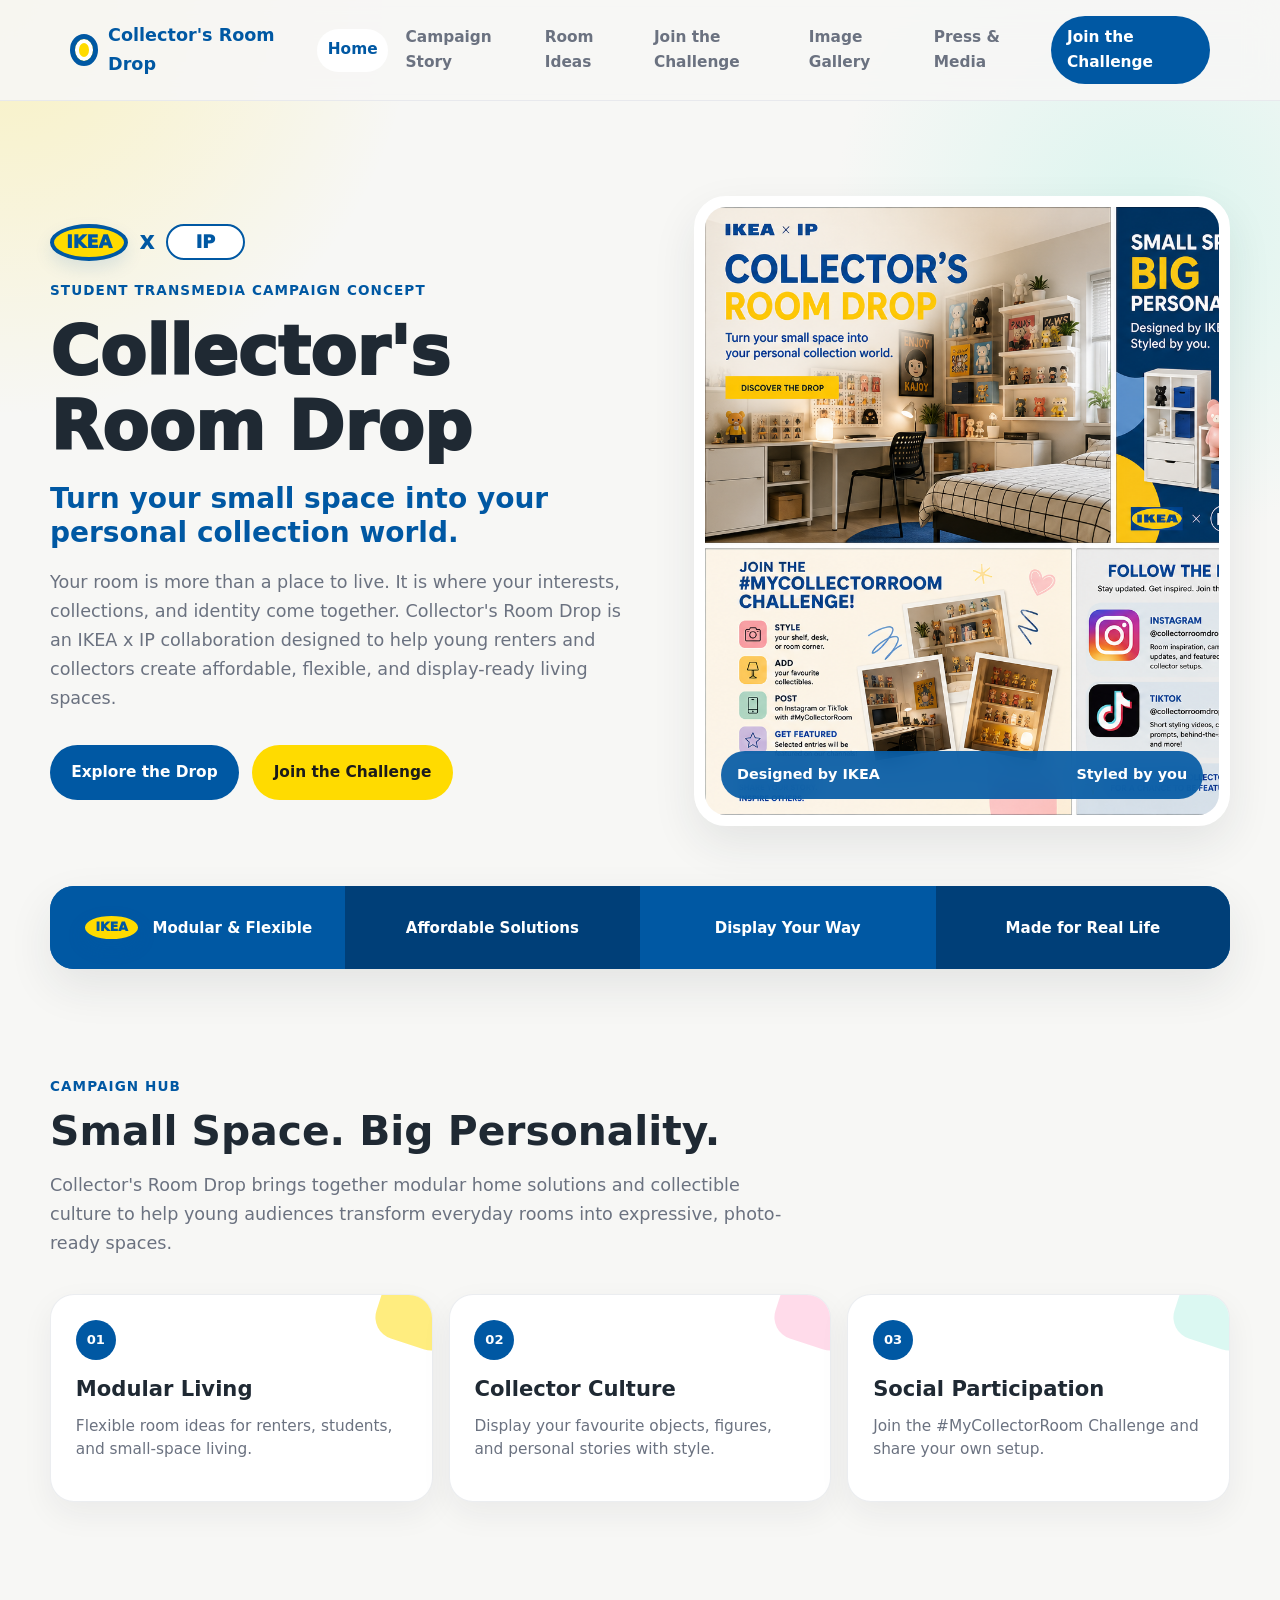
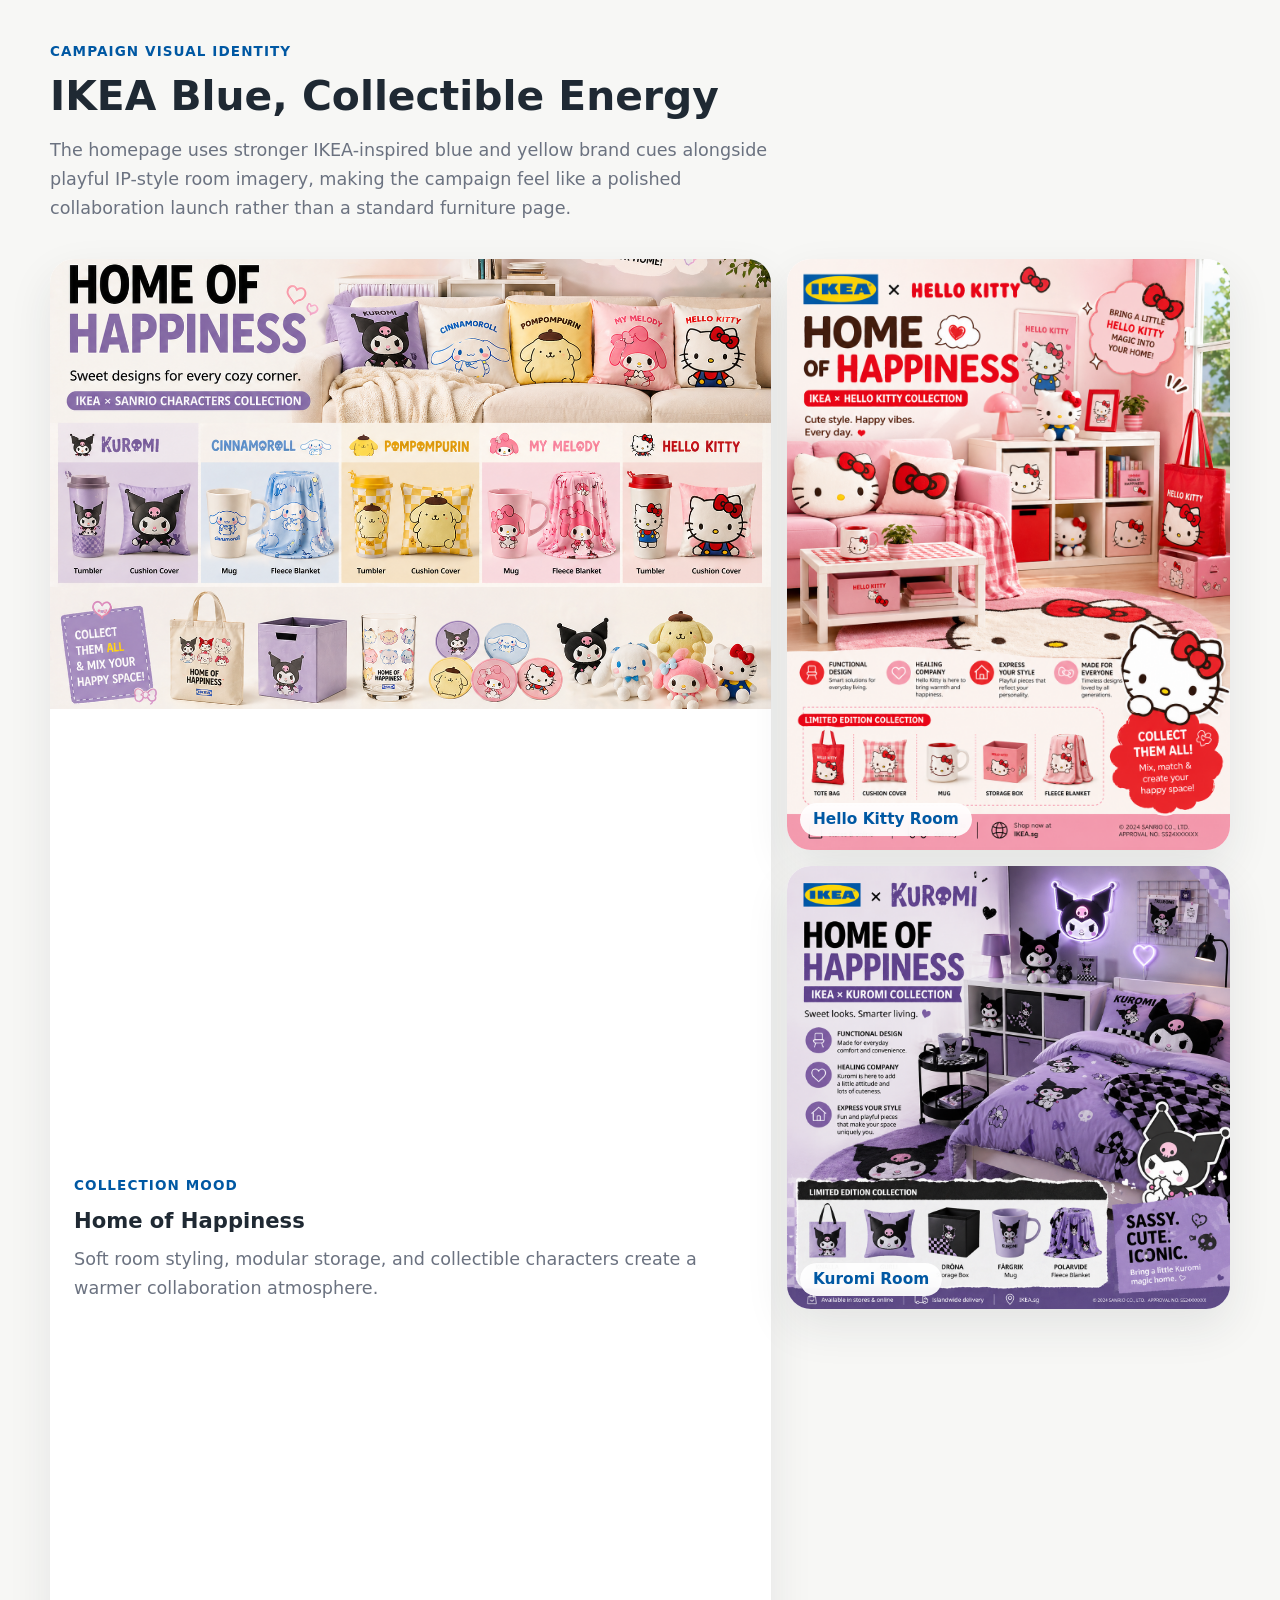
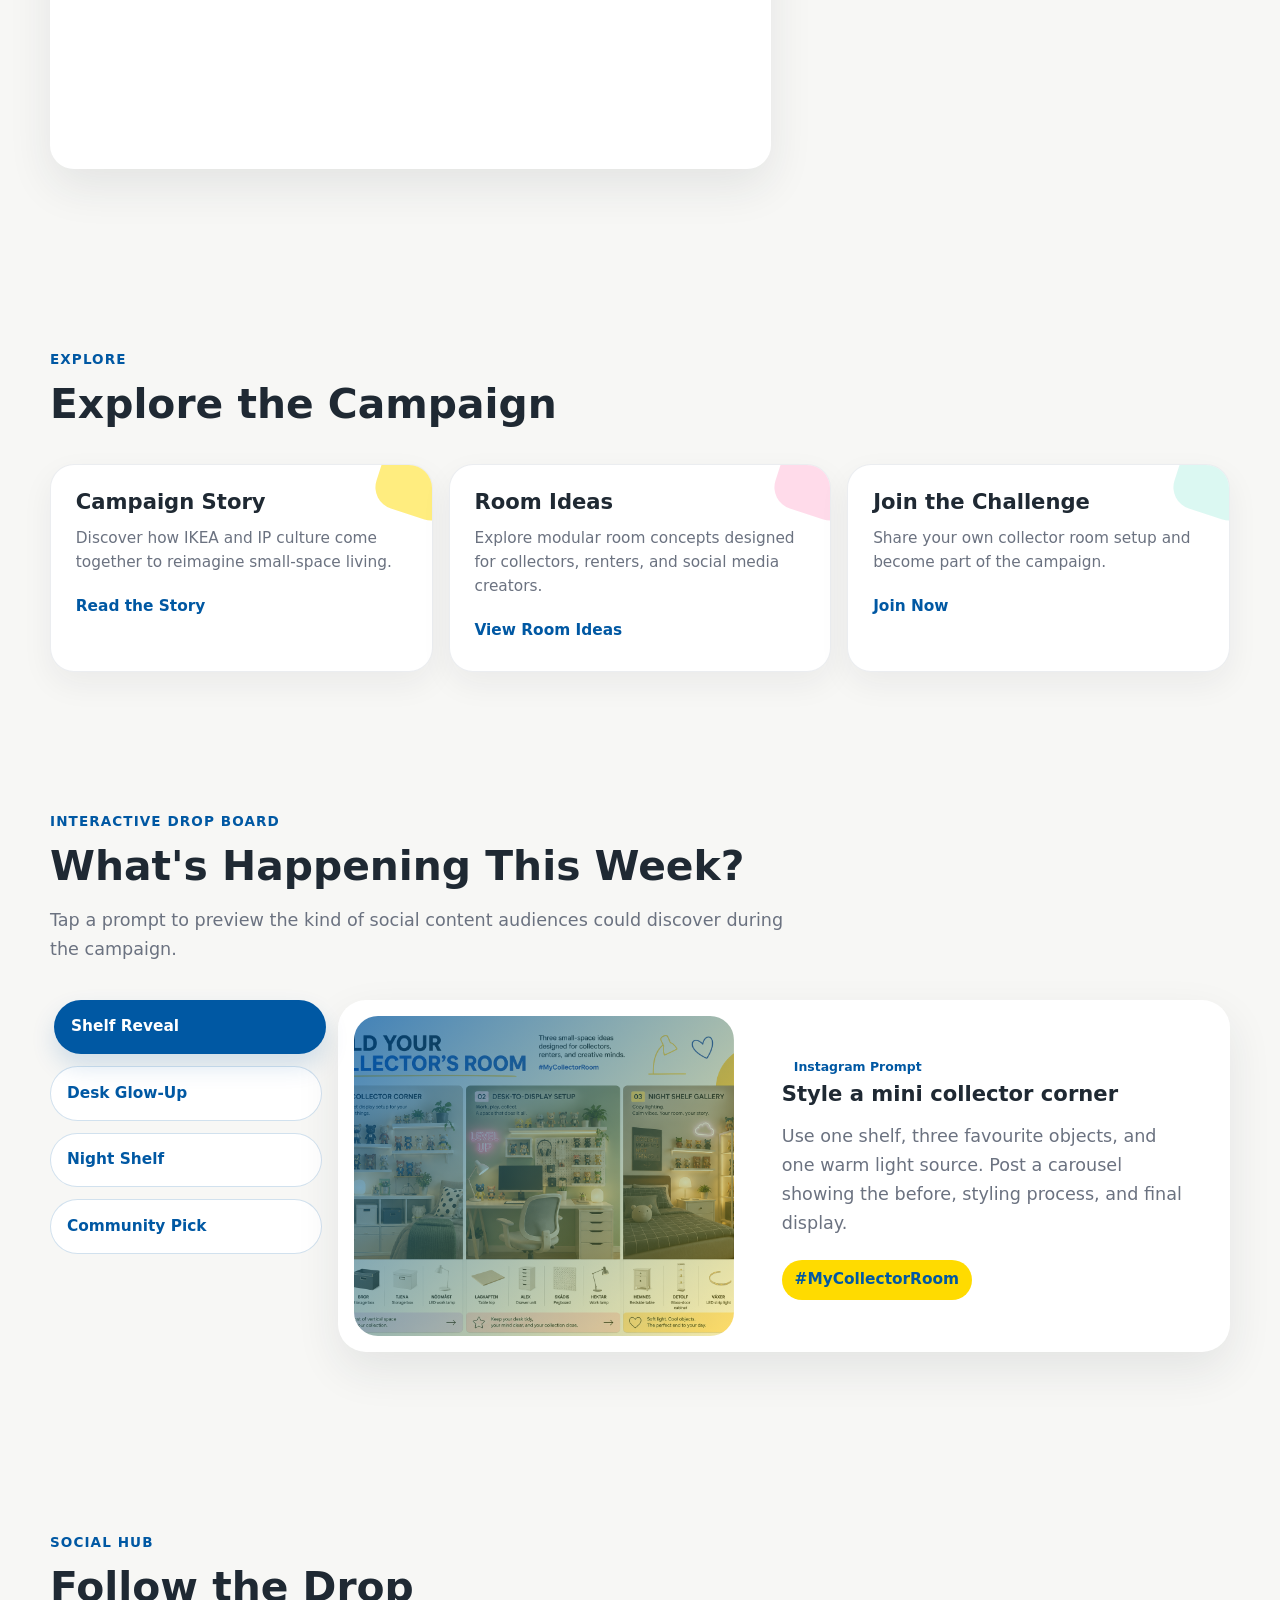
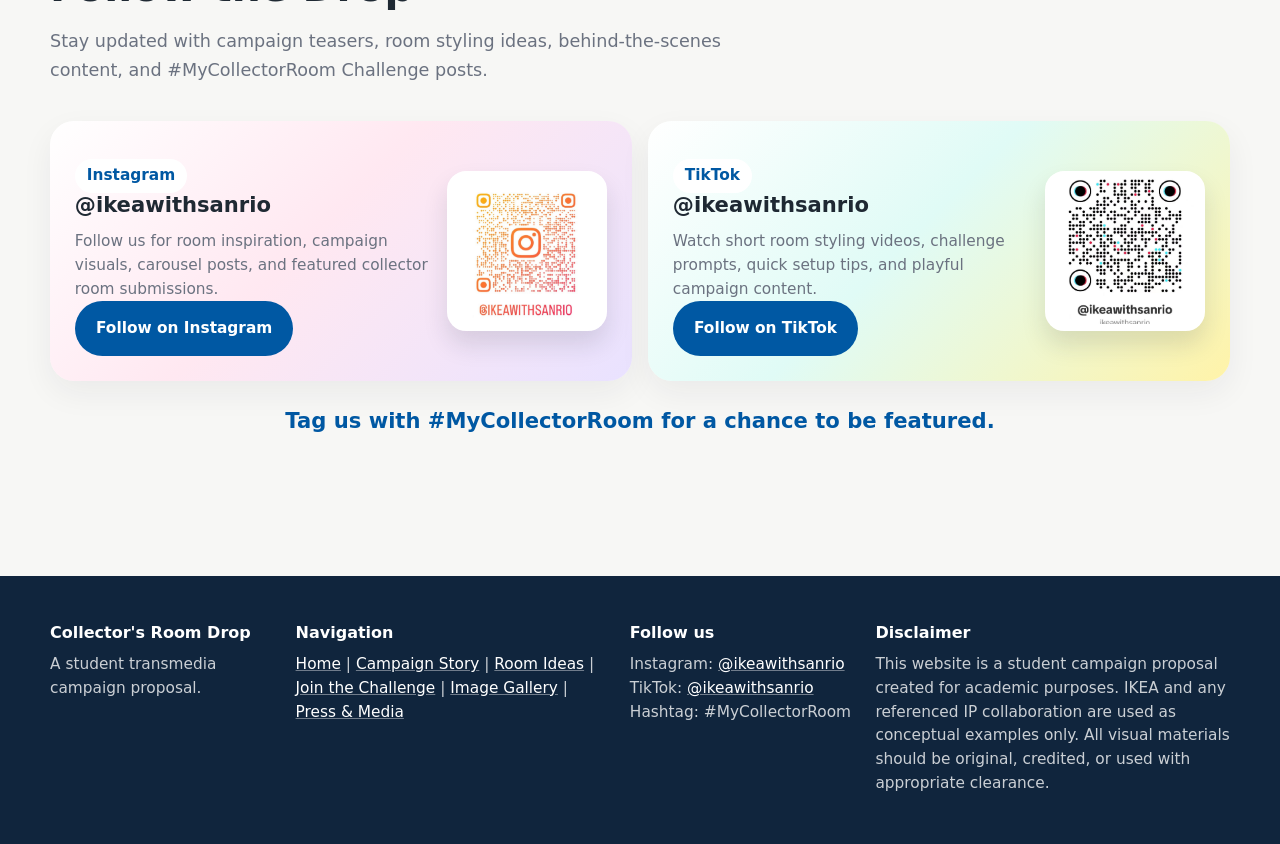
<file: index.html>
<!DOCTYPE html>
<html lang="en">
<head>
  <meta charset="UTF-8">
  <meta name="viewport" content="width=device-width, initial-scale=1.0">
  <meta name="description" content="Collector's Room Drop is a student IKEA x IP campaign concept for young renters, collectors, and small-space living.">
  <title>Collector's Room Drop | IKEA x IP Campaign</title>
  <link rel="stylesheet" href="style.css">
</head>
<body>
  <a class="skip-link" href="#main">Skip to content</a>

  <header class="site-header">
    <nav class="nav" aria-label="Main navigation">
      <a class="logo" href="index.html" aria-label="Collector's Room Drop home">
        <span class="logo-mark" aria-hidden="true"></span>
        Collector's Room Drop
      </a>
      <button class="nav-toggle" type="button" aria-expanded="false" aria-controls="nav-menu">
        <span class="sr-only">Open navigation menu</span>
        <span></span>
        <span></span>
        <span></span>
      </button>
      <div class="nav-menu" id="nav-menu">
        <a href="index.html" data-page="index">Home</a>
        <a href="campaign.html" data-page="campaign">Campaign Story</a>
        <a href="room-ideas.html" data-page="room-ideas">Room Ideas</a>
        <a href="challenge.html" data-page="challenge">Join the Challenge</a>
        <a href="gallery.html" data-page="gallery">Image Gallery</a>
        <a href="press.html" data-page="press">Press & Media</a>
        <a class="nav-cta" href="challenge.html">Join the Challenge</a>
      </div>
    </nav>
  </header>

  <main id="main">
    <section class="hero section">
      <div class="hero-copy">
        <div class="brand-lockup" aria-label="IKEA and IP campaign collaboration">
          <span class="ikea-badge">IKEA</span>
          <span class="brand-x" aria-hidden="true">x</span>
          <span class="ip-badge">IP</span>
        </div>
        <p class="eyebrow">Student Transmedia Campaign Concept</p>
        <h1>Collector's Room Drop</h1>
        <p class="hero-subtitle">Turn your small space into your personal collection world.</p>
        <p>Your room is more than a place to live. It is where your interests, collections, and identity come together. Collector's Room Drop is an IKEA x IP collaboration designed to help young renters and collectors create affordable, flexible, and display-ready living spaces.</p>
        <div class="button-row">
          <a class="button button-primary" href="campaign.html">Explore the Drop</a>
          <a class="button button-secondary" href="challenge.html">Join the Challenge</a>
        </div>
      </div>
      <div class="hero-image-card">
        <img src="assets/campaign-overview.png" alt="Collector's Room Drop campaign visual showing IKEA x IP branded room display, social challenge, and collector room concepts">
        <div class="hero-image-caption">
          <span>Designed by IKEA</span>
          <span>Styled by you</span>
        </div>
      </div>
    </section>

    <section class="brand-strip" aria-label="Campaign brand pillars">
      <div class="brand-strip-item">
        <span class="ikea-badge small">IKEA</span>
        <strong>Modular & Flexible</strong>
      </div>
      <div class="brand-strip-item">
        <strong>Affordable Solutions</strong>
      </div>
      <div class="brand-strip-item">
        <strong>Display Your Way</strong>
      </div>
      <div class="brand-strip-item">
        <strong>Made for Real Life</strong>
      </div>
    </section>

    <section class="section intro-section">
      <div class="section-heading">
        <p class="eyebrow">Campaign Hub</p>
        <h2>Small Space. Big Personality.</h2>
        <p>Collector's Room Drop brings together modular home solutions and collectible culture to help young audiences transform everyday rooms into expressive, photo-ready spaces.</p>
      </div>
      <div class="card-grid three">
        <article class="feature-card">
          <span class="card-icon">01</span>
          <h3>Modular Living</h3>
          <p>Flexible room ideas for renters, students, and small-space living.</p>
        </article>
        <article class="feature-card">
          <span class="card-icon">02</span>
          <h3>Collector Culture</h3>
          <p>Display your favourite objects, figures, and personal stories with style.</p>
        </article>
        <article class="feature-card">
          <span class="card-icon">03</span>
          <h3>Social Participation</h3>
          <p>Join the #MyCollectorRoom Challenge and share your own setup.</p>
        </article>
      </div>
    </section>

    <section class="section visual-showcase">
      <div class="section-heading">
        <p class="eyebrow">Campaign Visual Identity</p>
        <h2>IKEA Blue, Collectible Energy</h2>
        <p>The homepage uses stronger IKEA-inspired blue and yellow brand cues alongside playful IP-style room imagery, making the campaign feel like a polished collaboration launch rather than a standard furniture page.</p>
      </div>
      <div class="visual-grid">
        <article class="visual-feature">
          <img src="assets/sanrio-collection.png" alt="IKEA x character collection campaign poster with sofa, cushions, collectible products, and pastel styling">
          <div>
            <p class="eyebrow">Collection Mood</p>
            <h3>Home of Happiness</h3>
            <p>Soft room styling, modular storage, and collectible characters create a warmer collaboration atmosphere.</p>
          </div>
        </article>
        <article class="visual-tile">
          <img src="assets/hello-kitty-room.png" alt="Pink collector living room concept with IKEA-inspired storage and character collectibles">
          <h3>Hello Kitty Room</h3>
        </article>
        <article class="visual-tile">
          <img src="assets/kuromi-room.png" alt="Purple collector bedroom concept with IKEA-inspired shelves, bedding, and Kuromi-style collectibles">
          <h3>Kuromi Room</h3>
        </article>
        <article class="visual-tile">
          <img src="assets/cinnamoroll-room.png" alt="Blue collector bedroom concept with IKEA-inspired storage, lighting, and Cinnamoroll-style collectibles">
          <h3>Cinnamoroll Room</h3>
        </article>
      </div>
    </section>

    <section class="section">
      <div class="section-heading">
        <p class="eyebrow">Explore</p>
        <h2>Explore the Campaign</h2>
      </div>
      <div class="card-grid three">
        <article class="link-card">
          <h3>Campaign Story</h3>
          <p>Discover how IKEA and IP culture come together to reimagine small-space living.</p>
          <a class="text-link" href="campaign.html">Read the Story</a>
        </article>
        <article class="link-card">
          <h3>Room Ideas</h3>
          <p>Explore modular room concepts designed for collectors, renters, and social media creators.</p>
          <a class="text-link" href="room-ideas.html">View Room Ideas</a>
        </article>
        <article class="link-card">
          <h3>Join the Challenge</h3>
          <p>Share your own collector room setup and become part of the campaign.</p>
          <a class="text-link" href="challenge.html">Join Now</a>
        </article>
      </div>
    </section>

    <section class="section drop-board" aria-labelledby="drop-board-title">
      <div class="section-heading">
        <p class="eyebrow">Interactive Drop Board</p>
        <h2 id="drop-board-title">What's Happening This Week?</h2>
        <p>Tap a prompt to preview the kind of social content audiences could discover during the campaign.</p>
      </div>
      <div class="drop-board-layout">
        <div class="prompt-list" role="tablist" aria-label="Campaign content prompts">
          <button class="prompt-chip active" type="button" data-drop-card="0" role="tab" aria-selected="true">Shelf Reveal</button>
          <button class="prompt-chip" type="button" data-drop-card="1" role="tab" aria-selected="false">Desk Glow-Up</button>
          <button class="prompt-chip" type="button" data-drop-card="2" role="tab" aria-selected="false">Night Shelf</button>
          <button class="prompt-chip" type="button" data-drop-card="3" role="tab" aria-selected="false">Community Pick</button>
        </div>
        <article class="live-card" aria-live="polite">
          <div class="live-card-image" id="live-card-image" role="img" aria-label="Mini collector shelf prompt preview"></div>
          <div class="live-card-copy">
            <p class="platform" id="live-card-platform">Instagram Prompt</p>
            <h3 id="live-card-title">Style a mini collector corner</h3>
            <p id="live-card-text">Use one shelf, three favourite objects, and one warm light source. Post a carousel showing the before, styling process, and final display.</p>
            <span id="live-card-tag">#MyCollectorRoom</span>
          </div>
        </article>
      </div>
    </section>

    <section class="section social-section">
      <div class="section-heading">
        <p class="eyebrow">Social Hub</p>
        <h2>Follow the Drop</h2>
        <p>Stay updated with campaign teasers, room styling ideas, behind-the-scenes content, and #MyCollectorRoom Challenge posts.</p>
      </div>
      <div class="card-grid two">
        <article class="social-card instagram-card">
          <div class="social-copy">
            <p class="platform">Instagram</p>
            <h3>@ikeawithsanrio</h3>
            <p>Follow us for room inspiration, campaign visuals, carousel posts, and featured collector room submissions.</p>
            <a class="button button-primary" href="https://www.instagram.com/ikeawithsanrio?igsh=OWN6eTk1Y3lyYzN0&utm_source=qr" target="_blank" rel="noopener" aria-label="Open IKEA with Sanrio on Instagram">Follow on Instagram</a>
          </div>
          <a class="qr-link" href="https://www.instagram.com/ikeawithsanrio?igsh=OWN6eTk1Y3lyYzN0&utm_source=qr" target="_blank" rel="noopener" aria-label="Scan or open Instagram QR code for IKEA with Sanrio">
            <img src="assets/instagram-qr.jpg" alt="Instagram QR code for @ikeawithsanrio">
          </a>
        </article>
        <article class="social-card tiktok-card">
          <div class="social-copy">
            <p class="platform">TikTok</p>
            <h3>@ikeawithsanrio</h3>
            <p>Watch short room styling videos, challenge prompts, quick setup tips, and playful campaign content.</p>
            <a class="button button-primary" href="https://www.tiktok.com/@ikeawithsanrio" target="_blank" rel="noopener" aria-label="Open IKEA with Sanrio on TikTok">Follow on TikTok</a>
          </div>
          <a class="qr-link" href="https://www.tiktok.com/@ikeawithsanrio" target="_blank" rel="noopener" aria-label="Scan or open TikTok QR code for IKEA with Sanrio">
            <img src="assets/tiktok-qr.jpg" alt="TikTok QR code for @ikeawithsanrio">
          </a>
        </article>
      </div>
      <p class="cta-line">Tag us with #MyCollectorRoom for a chance to be featured.</p>
    </section>
  </main>

  <footer class="site-footer">
    <div>
      <h2>Collector's Room Drop</h2>
      <p>A student transmedia campaign proposal.</p>
    </div>
    <div>
      <h3>Navigation</h3>
      <p><a href="index.html">Home</a> | <a href="campaign.html">Campaign Story</a> | <a href="room-ideas.html">Room Ideas</a> | <a href="challenge.html">Join the Challenge</a> | <a href="gallery.html">Image Gallery</a> | <a href="press.html">Press & Media</a></p>
    </div>
    <div>
      <h3>Follow us</h3>
      <p>Instagram: <a href="https://www.instagram.com/ikeawithsanrio?igsh=OWN6eTk1Y3lyYzN0&utm_source=qr" target="_blank" rel="noopener">@ikeawithsanrio</a><br>TikTok: <a href="https://www.tiktok.com/@ikeawithsanrio" target="_blank" rel="noopener">@ikeawithsanrio</a><br>Hashtag: #MyCollectorRoom</p>
    </div>
    <div>
      <h3>Disclaimer</h3>
      <p>This website is a student campaign proposal created for academic purposes. IKEA and any referenced IP collaboration are used as conceptual examples only. All visual materials should be original, credited, or used with appropriate clearance.</p>
    </div>
  </footer>

  <script src="script.js"></script>
</body>
</html>
</file>
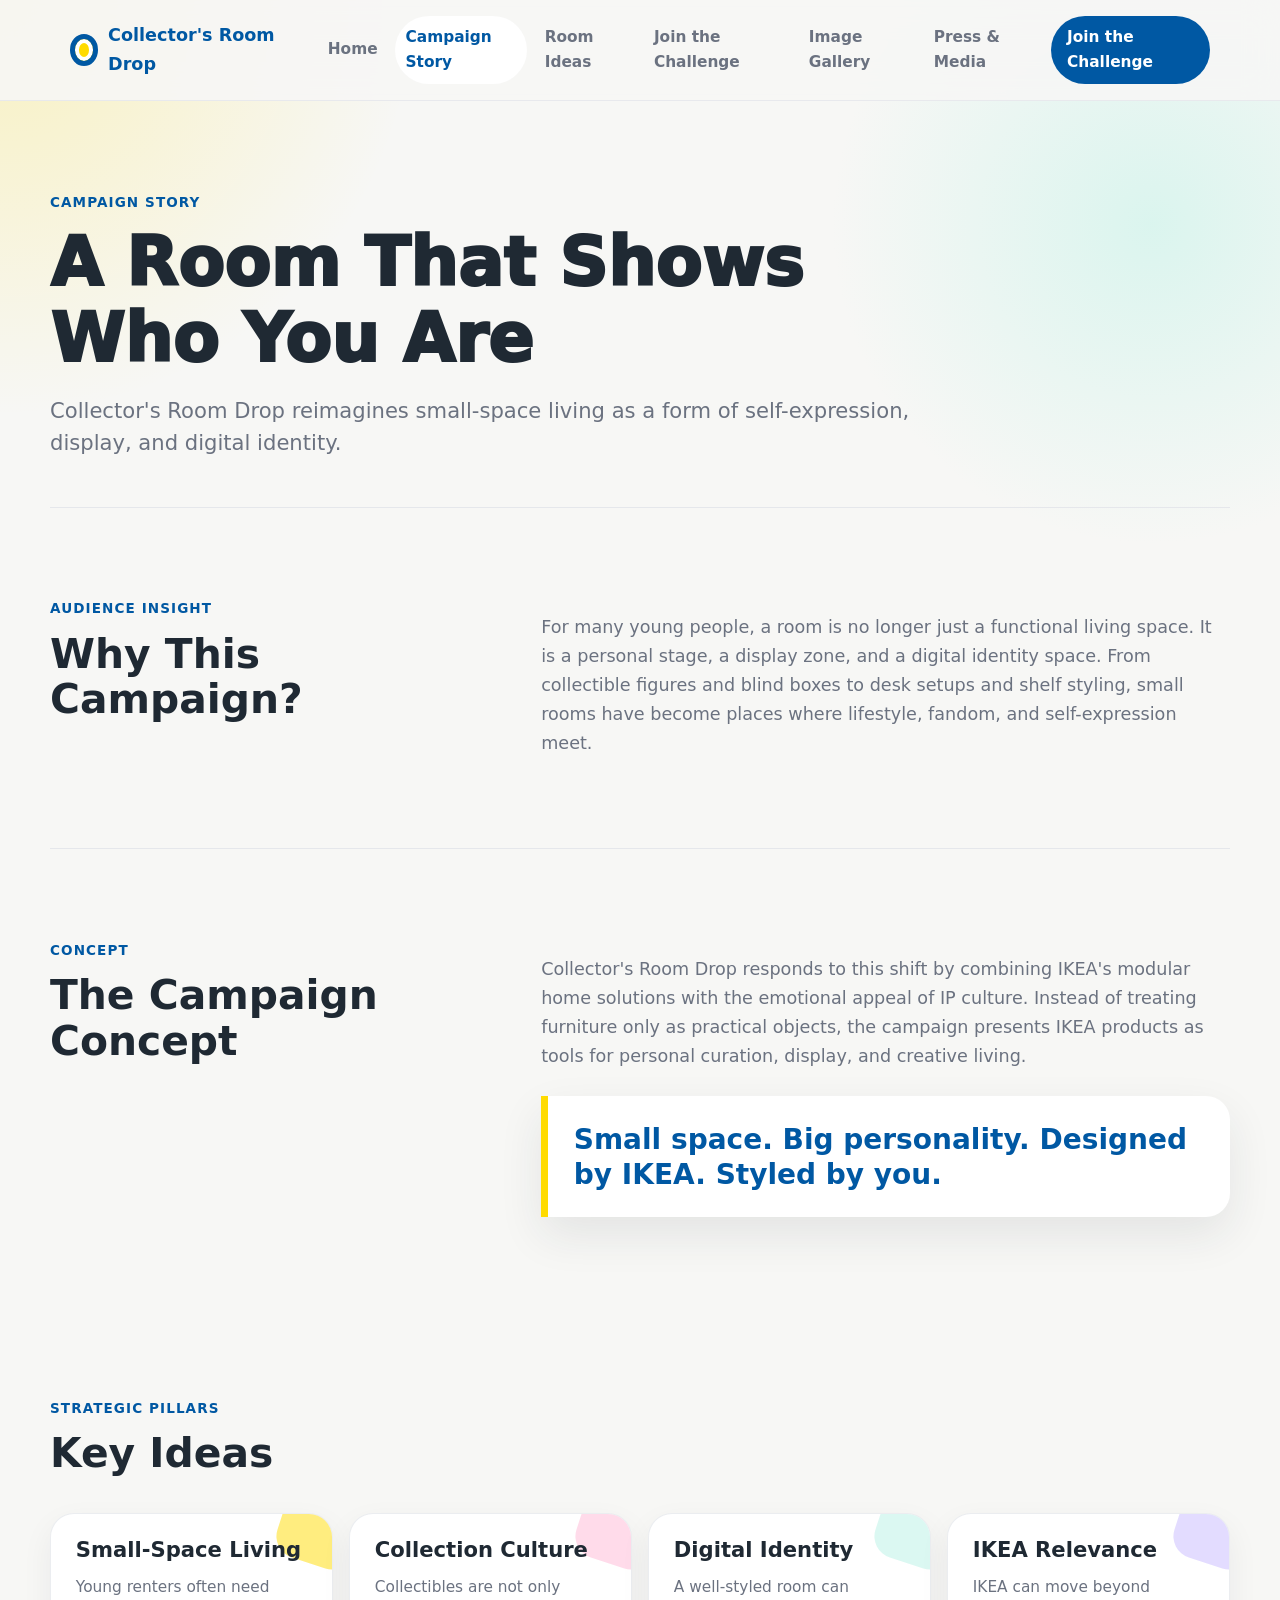
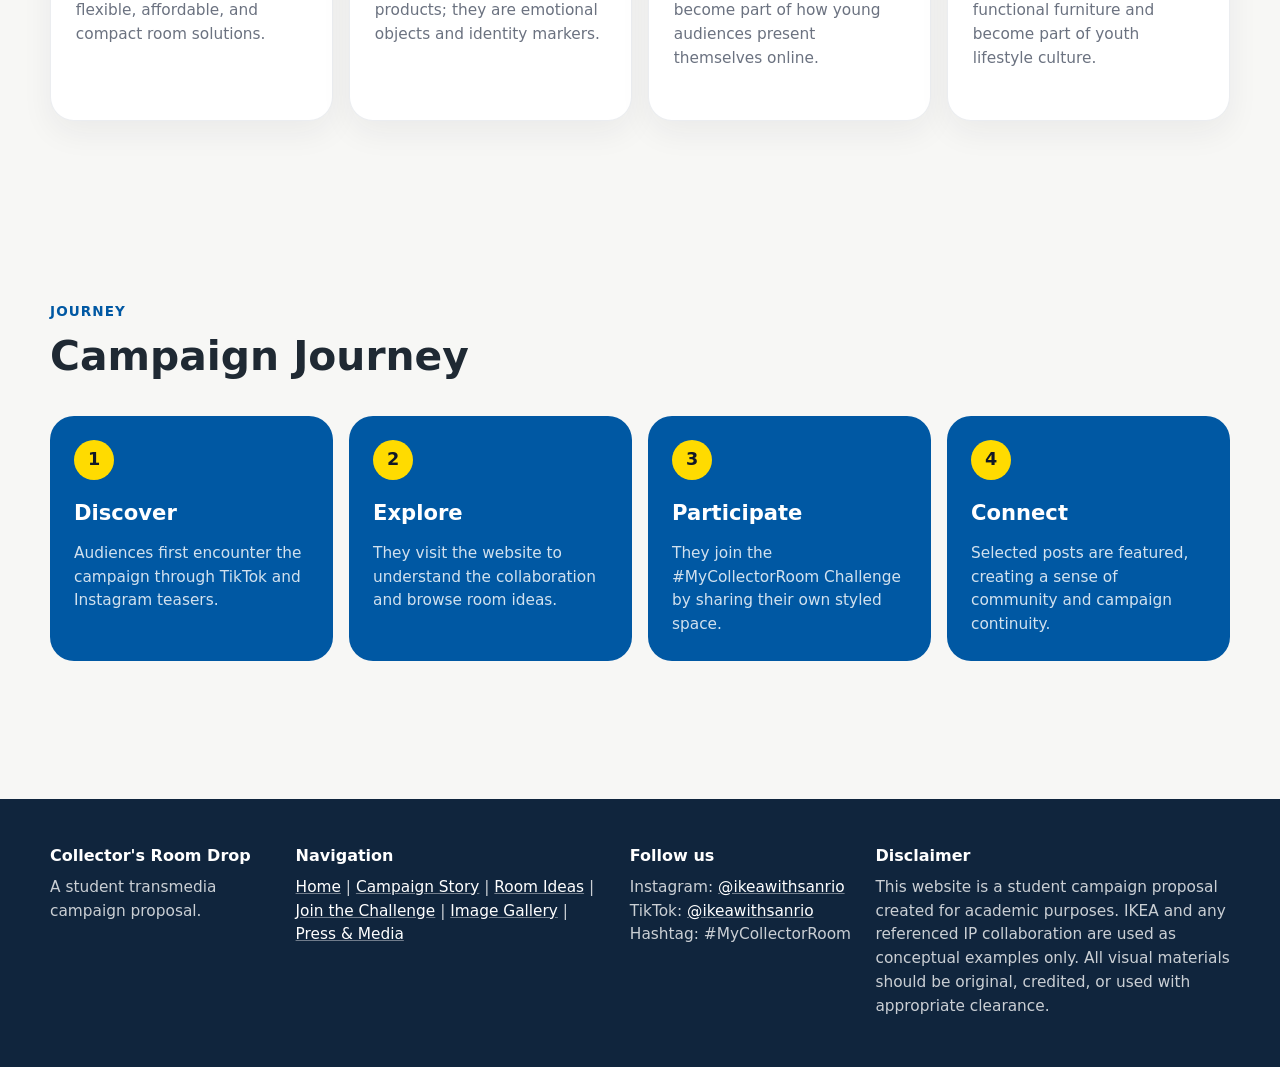
<file: campaign.html>
<!DOCTYPE html>
<html lang="en">
<head>
  <meta charset="UTF-8">
  <meta name="viewport" content="width=device-width, initial-scale=1.0">
  <meta name="description" content="Campaign story for Collector's Room Drop, a student IKEA x IP transmedia campaign concept.">
  <title>Campaign Story | Collector's Room Drop</title>
  <link rel="stylesheet" href="style.css">
</head>
<body>
  <a class="skip-link" href="#main">Skip to content</a>
  <header class="site-header">
    <nav class="nav" aria-label="Main navigation">
      <a class="logo" href="index.html"><span class="logo-mark" aria-hidden="true"></span>Collector's Room Drop</a>
      <button class="nav-toggle" type="button" aria-expanded="false" aria-controls="nav-menu"><span class="sr-only">Open navigation menu</span><span></span><span></span><span></span></button>
      <div class="nav-menu" id="nav-menu">
        <a href="index.html" data-page="index">Home</a>
        <a href="campaign.html" data-page="campaign">Campaign Story</a>
        <a href="room-ideas.html" data-page="room-ideas">Room Ideas</a>
        <a href="challenge.html" data-page="challenge">Join the Challenge</a>
        <a href="gallery.html" data-page="gallery">Image Gallery</a>
        <a href="press.html" data-page="press">Press & Media</a>
        <a class="nav-cta" href="challenge.html">Join the Challenge</a>
      </div>
    </nav>
  </header>

  <main id="main">
    <section class="page-header section">
      <p class="eyebrow">Campaign Story</p>
      <h1>A Room That Shows Who You Are</h1>
      <p>Collector's Room Drop reimagines small-space living as a form of self-expression, display, and digital identity.</p>
    </section>

    <section class="section split-section">
      <div>
        <p class="eyebrow">Audience Insight</p>
        <h2>Why This Campaign?</h2>
      </div>
      <p>For many young people, a room is no longer just a functional living space. It is a personal stage, a display zone, and a digital identity space. From collectible figures and blind boxes to desk setups and shelf styling, small rooms have become places where lifestyle, fandom, and self-expression meet.</p>
    </section>

    <section class="section split-section">
      <div>
        <p class="eyebrow">Concept</p>
        <h2>The Campaign Concept</h2>
      </div>
      <div>
        <p>Collector's Room Drop responds to this shift by combining IKEA's modular home solutions with the emotional appeal of IP culture. Instead of treating furniture only as practical objects, the campaign presents IKEA products as tools for personal curation, display, and creative living.</p>
        <blockquote class="highlight-quote">Small space. Big personality. Designed by IKEA. Styled by you.</blockquote>
      </div>
    </section>

    <section class="section">
      <div class="section-heading">
        <p class="eyebrow">Strategic Pillars</p>
        <h2>Key Ideas</h2>
      </div>
      <div class="card-grid four">
        <article class="feature-card"><h3>Small-Space Living</h3><p>Young renters often need flexible, affordable, and compact room solutions.</p></article>
        <article class="feature-card"><h3>Collection Culture</h3><p>Collectibles are not only products; they are emotional objects and identity markers.</p></article>
        <article class="feature-card"><h3>Digital Identity</h3><p>A well-styled room can become part of how young audiences present themselves online.</p></article>
        <article class="feature-card"><h3>IKEA Relevance</h3><p>IKEA can move beyond functional furniture and become part of youth lifestyle culture.</p></article>
      </div>
    </section>

    <section class="section">
      <div class="section-heading">
        <p class="eyebrow">Journey</p>
        <h2>Campaign Journey</h2>
      </div>
      <ol class="journey">
        <li><span>Discover</span><p>Audiences first encounter the campaign through TikTok and Instagram teasers.</p></li>
        <li><span>Explore</span><p>They visit the website to understand the collaboration and browse room ideas.</p></li>
        <li><span>Participate</span><p>They join the #MyCollectorRoom Challenge by sharing their own styled space.</p></li>
        <li><span>Connect</span><p>Selected posts are featured, creating a sense of community and campaign continuity.</p></li>
      </ol>
    </section>
  </main>

  <footer class="site-footer">
    <div><h2>Collector's Room Drop</h2><p>A student transmedia campaign proposal.</p></div>
    <div><h3>Navigation</h3><p><a href="index.html">Home</a> | <a href="campaign.html">Campaign Story</a> | <a href="room-ideas.html">Room Ideas</a> | <a href="challenge.html">Join the Challenge</a> | <a href="gallery.html">Image Gallery</a> | <a href="press.html">Press & Media</a></p></div>
    <div><h3>Follow us</h3><p>Instagram: <a href="https://www.instagram.com/ikeawithsanrio?igsh=OWN6eTk1Y3lyYzN0&utm_source=qr" target="_blank" rel="noopener">@ikeawithsanrio</a><br>TikTok: <a href="https://www.tiktok.com/@ikeawithsanrio" target="_blank" rel="noopener">@ikeawithsanrio</a><br>Hashtag: #MyCollectorRoom</p></div>
    <div><h3>Disclaimer</h3><p>This website is a student campaign proposal created for academic purposes. IKEA and any referenced IP collaboration are used as conceptual examples only. All visual materials should be original, credited, or used with appropriate clearance.</p></div>
  </footer>
  <script src="script.js"></script>
</body>
</html>
</file>
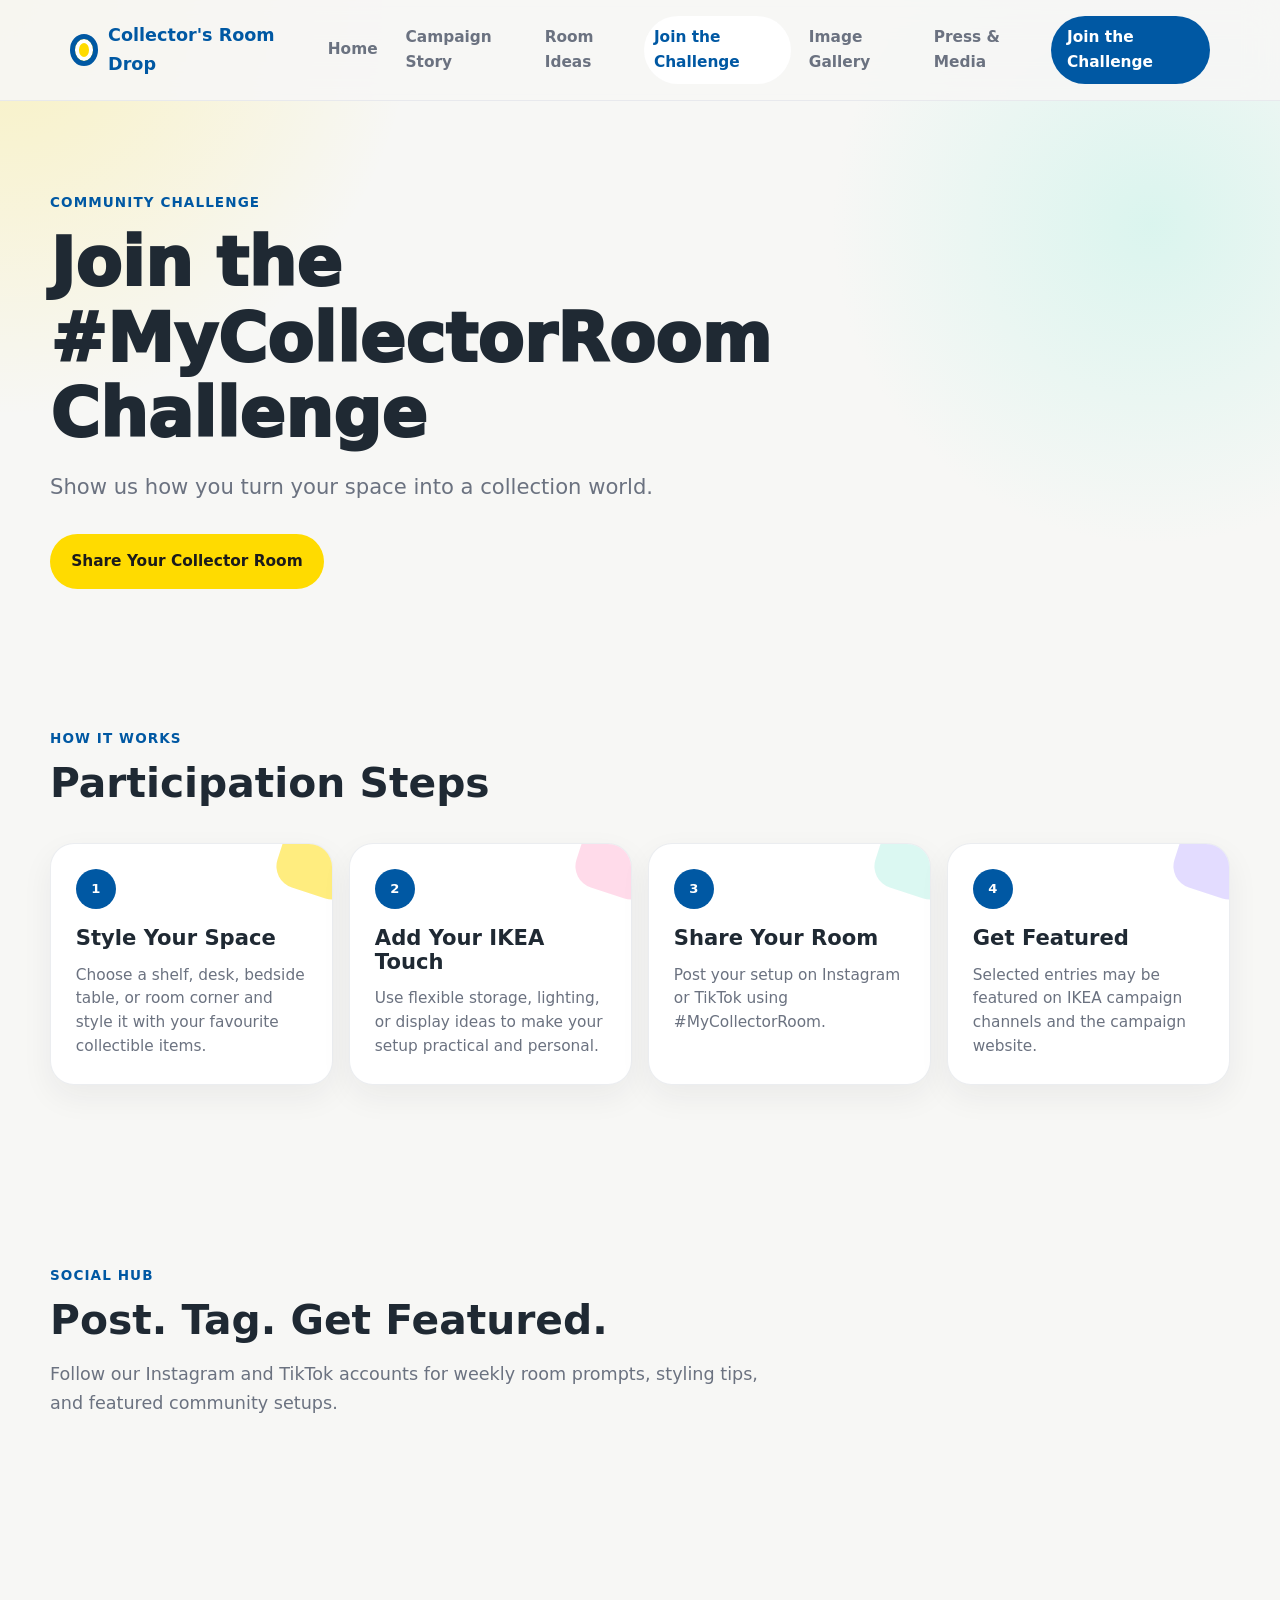
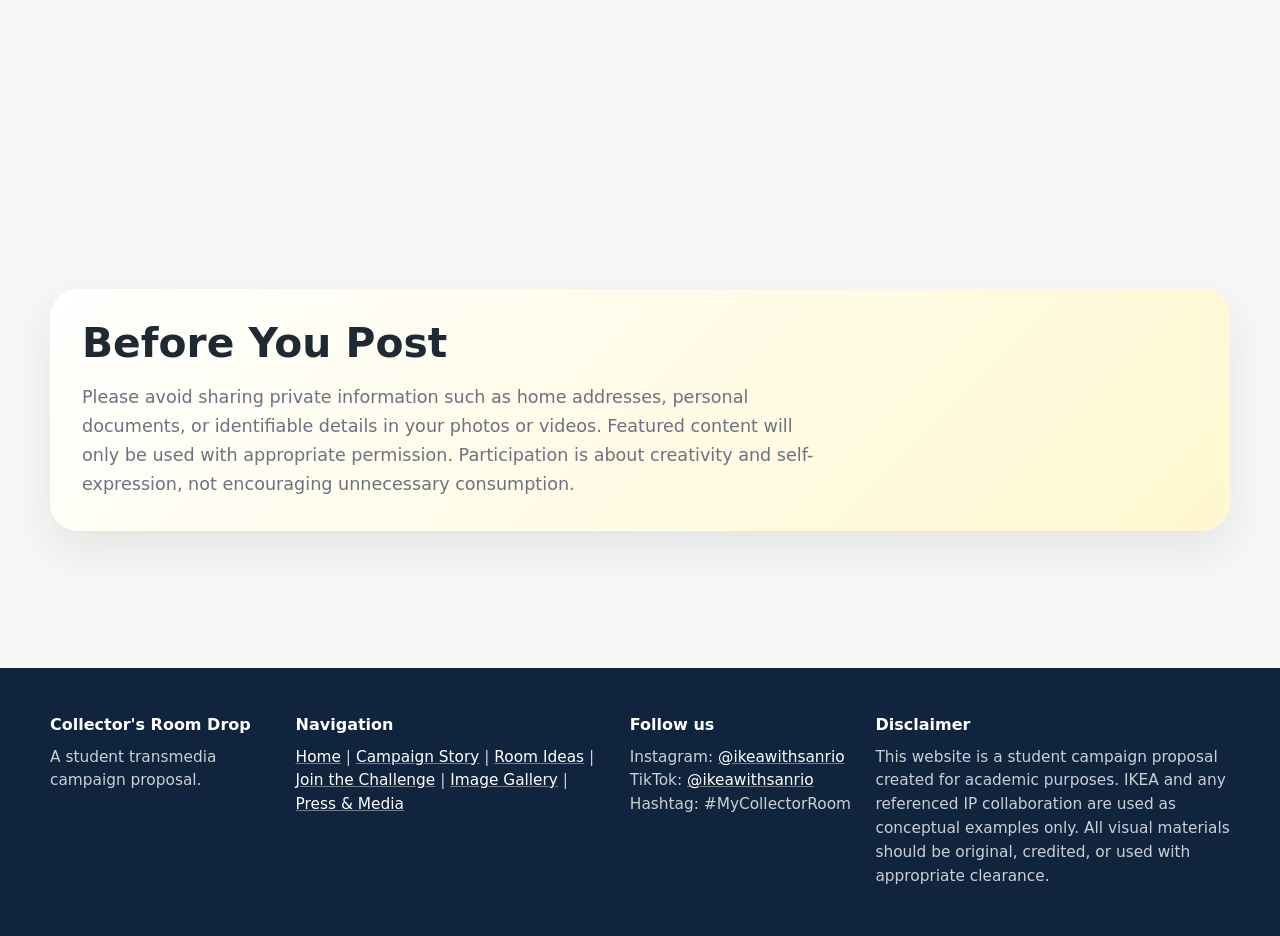
<file: challenge.html>
<!DOCTYPE html>
<html lang="en">
<head>
  <meta charset="UTF-8">
  <meta name="viewport" content="width=device-width, initial-scale=1.0">
  <meta name="description" content="Join the MyCollectorRoom social challenge for Collector's Room Drop.">
  <title>Join the Challenge | Collector's Room Drop</title>
  <link rel="stylesheet" href="style.css">
</head>
<body>
  <a class="skip-link" href="#main">Skip to content</a>
  <header class="site-header">
    <nav class="nav" aria-label="Main navigation">
      <a class="logo" href="index.html"><span class="logo-mark" aria-hidden="true"></span>Collector's Room Drop</a>
      <button class="nav-toggle" type="button" aria-expanded="false" aria-controls="nav-menu"><span class="sr-only">Open navigation menu</span><span></span><span></span><span></span></button>
      <div class="nav-menu" id="nav-menu">
        <a href="index.html" data-page="index">Home</a>
        <a href="campaign.html" data-page="campaign">Campaign Story</a>
        <a href="room-ideas.html" data-page="room-ideas">Room Ideas</a>
        <a href="challenge.html" data-page="challenge">Join the Challenge</a>
        <a href="gallery.html" data-page="gallery">Image Gallery</a>
        <a href="press.html" data-page="press">Press & Media</a>
        <a class="nav-cta" href="challenge.html">Join the Challenge</a>
      </div>
    </nav>
  </header>

  <main id="main">
    <section class="page-header section">
      <p class="eyebrow">Community Challenge</p>
      <h1>Join the #MyCollectorRoom Challenge</h1>
      <p>Show us how you turn your space into a collection world.</p>
      <a class="button button-secondary" href="#social-hub">Share Your Collector Room</a>
    </section>

    <section class="section">
      <div class="section-heading">
        <p class="eyebrow">How It Works</p>
        <h2>Participation Steps</h2>
      </div>
      <div class="card-grid four">
        <article class="step-card"><span>1</span><h3>Style Your Space</h3><p>Choose a shelf, desk, bedside table, or room corner and style it with your favourite collectible items.</p></article>
        <article class="step-card"><span>2</span><h3>Add Your IKEA Touch</h3><p>Use flexible storage, lighting, or display ideas to make your setup practical and personal.</p></article>
        <article class="step-card"><span>3</span><h3>Share Your Room</h3><p>Post your setup on Instagram or TikTok using #MyCollectorRoom.</p></article>
        <article class="step-card"><span>4</span><h3>Get Featured</h3><p>Selected entries may be featured on IKEA campaign channels and the campaign website.</p></article>
      </div>
    </section>

    <section class="section social-section" id="social-hub">
      <div class="section-heading">
        <p class="eyebrow">Social Hub</p>
        <h2>Post. Tag. Get Featured.</h2>
        <p>Follow our Instagram and TikTok accounts for weekly room prompts, styling tips, and featured community setups.</p>
      </div>
      <div class="card-grid two">
        <article class="social-card instagram-card">
          <div class="social-copy">
            <p class="platform">Instagram</p>
            <h3>@ikeawithsanrio</h3>
            <p>Share carousel photos, detail shots, and before-and-after room styling posts.</p>
            <a class="button button-primary" href="https://www.instagram.com/ikeawithsanrio?igsh=OWN6eTk1Y3lyYzN0&utm_source=qr" target="_blank" rel="noopener" aria-label="Open IKEA with Sanrio on Instagram">Follow on Instagram</a>
          </div>
          <a class="qr-link" href="https://www.instagram.com/ikeawithsanrio?igsh=OWN6eTk1Y3lyYzN0&utm_source=qr" target="_blank" rel="noopener" aria-label="Scan or open Instagram QR code for IKEA with Sanrio">
            <img src="assets/instagram-qr.jpg" alt="Instagram QR code for @ikeawithsanrio">
          </a>
        </article>
        <article class="social-card tiktok-card">
          <div class="social-copy">
            <p class="platform">TikTok</p>
            <h3>@ikeawithsanrio</h3>
            <p>Post quick room transformations, shelf reveals, and challenge responses.</p>
            <a class="button button-primary" href="https://www.tiktok.com/@ikeawithsanrio" target="_blank" rel="noopener" aria-label="Open IKEA with Sanrio on TikTok">Follow on TikTok</a>
          </div>
          <a class="qr-link" href="https://www.tiktok.com/@ikeawithsanrio" target="_blank" rel="noopener" aria-label="Scan or open TikTok QR code for IKEA with Sanrio">
            <img src="assets/tiktok-qr.jpg" alt="TikTok QR code for @ikeawithsanrio">
          </a>
        </article>
      </div>
    </section>

    <section class="section">
      <div class="privacy-note">
        <h2>Before You Post</h2>
        <p>Please avoid sharing private information such as home addresses, personal documents, or identifiable details in your photos or videos. Featured content will only be used with appropriate permission. Participation is about creativity and self-expression, not encouraging unnecessary consumption.</p>
      </div>
    </section>
  </main>

  <footer class="site-footer">
    <div><h2>Collector's Room Drop</h2><p>A student transmedia campaign proposal.</p></div>
    <div><h3>Navigation</h3><p><a href="index.html">Home</a> | <a href="campaign.html">Campaign Story</a> | <a href="room-ideas.html">Room Ideas</a> | <a href="challenge.html">Join the Challenge</a> | <a href="gallery.html">Image Gallery</a> | <a href="press.html">Press & Media</a></p></div>
    <div><h3>Follow us</h3><p>Instagram: <a href="https://www.instagram.com/ikeawithsanrio?igsh=OWN6eTk1Y3lyYzN0&utm_source=qr" target="_blank" rel="noopener">@ikeawithsanrio</a><br>TikTok: <a href="https://www.tiktok.com/@ikeawithsanrio" target="_blank" rel="noopener">@ikeawithsanrio</a><br>Hashtag: #MyCollectorRoom</p></div>
    <div><h3>Disclaimer</h3><p>This website is a student campaign proposal created for academic purposes. IKEA and any referenced IP collaboration are used as conceptual examples only. All visual materials should be original, credited, or used with appropriate clearance.</p></div>
  </footer>
  <script src="script.js"></script>
</body>
</html>
</file>
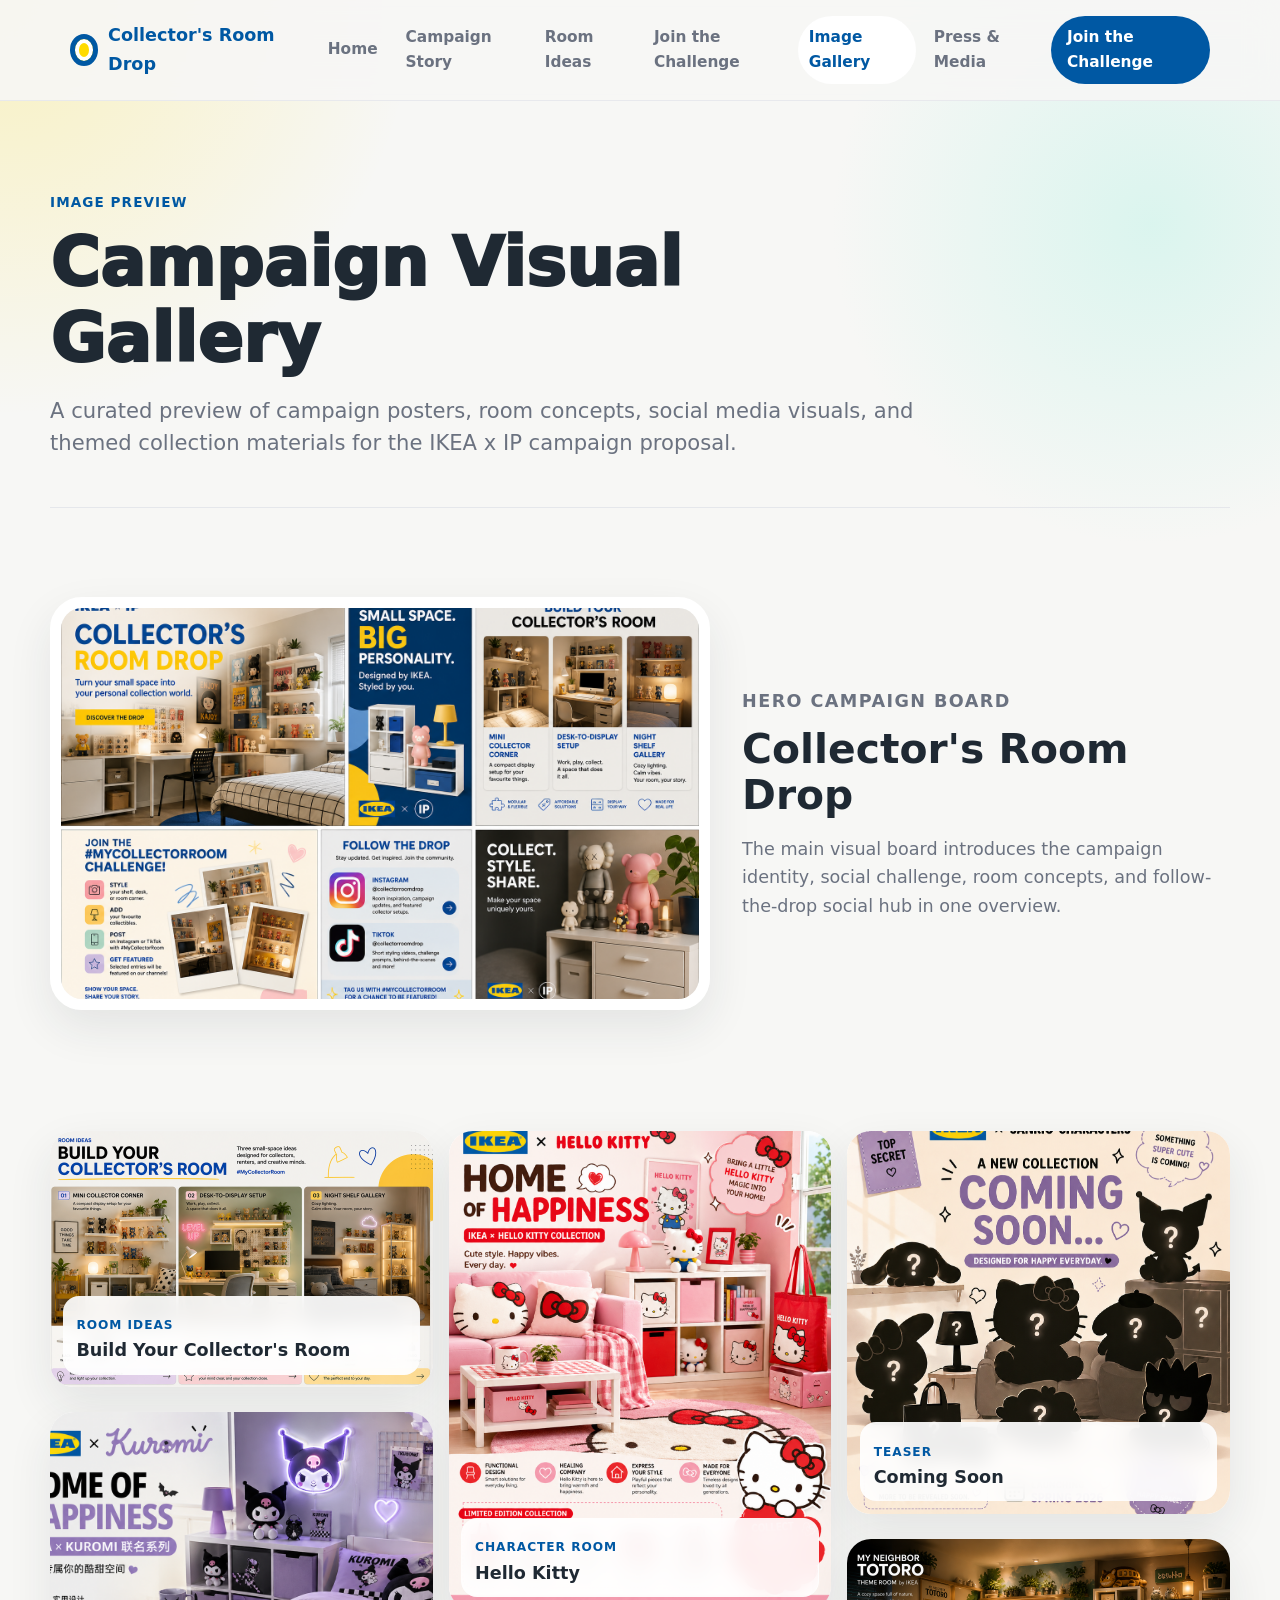
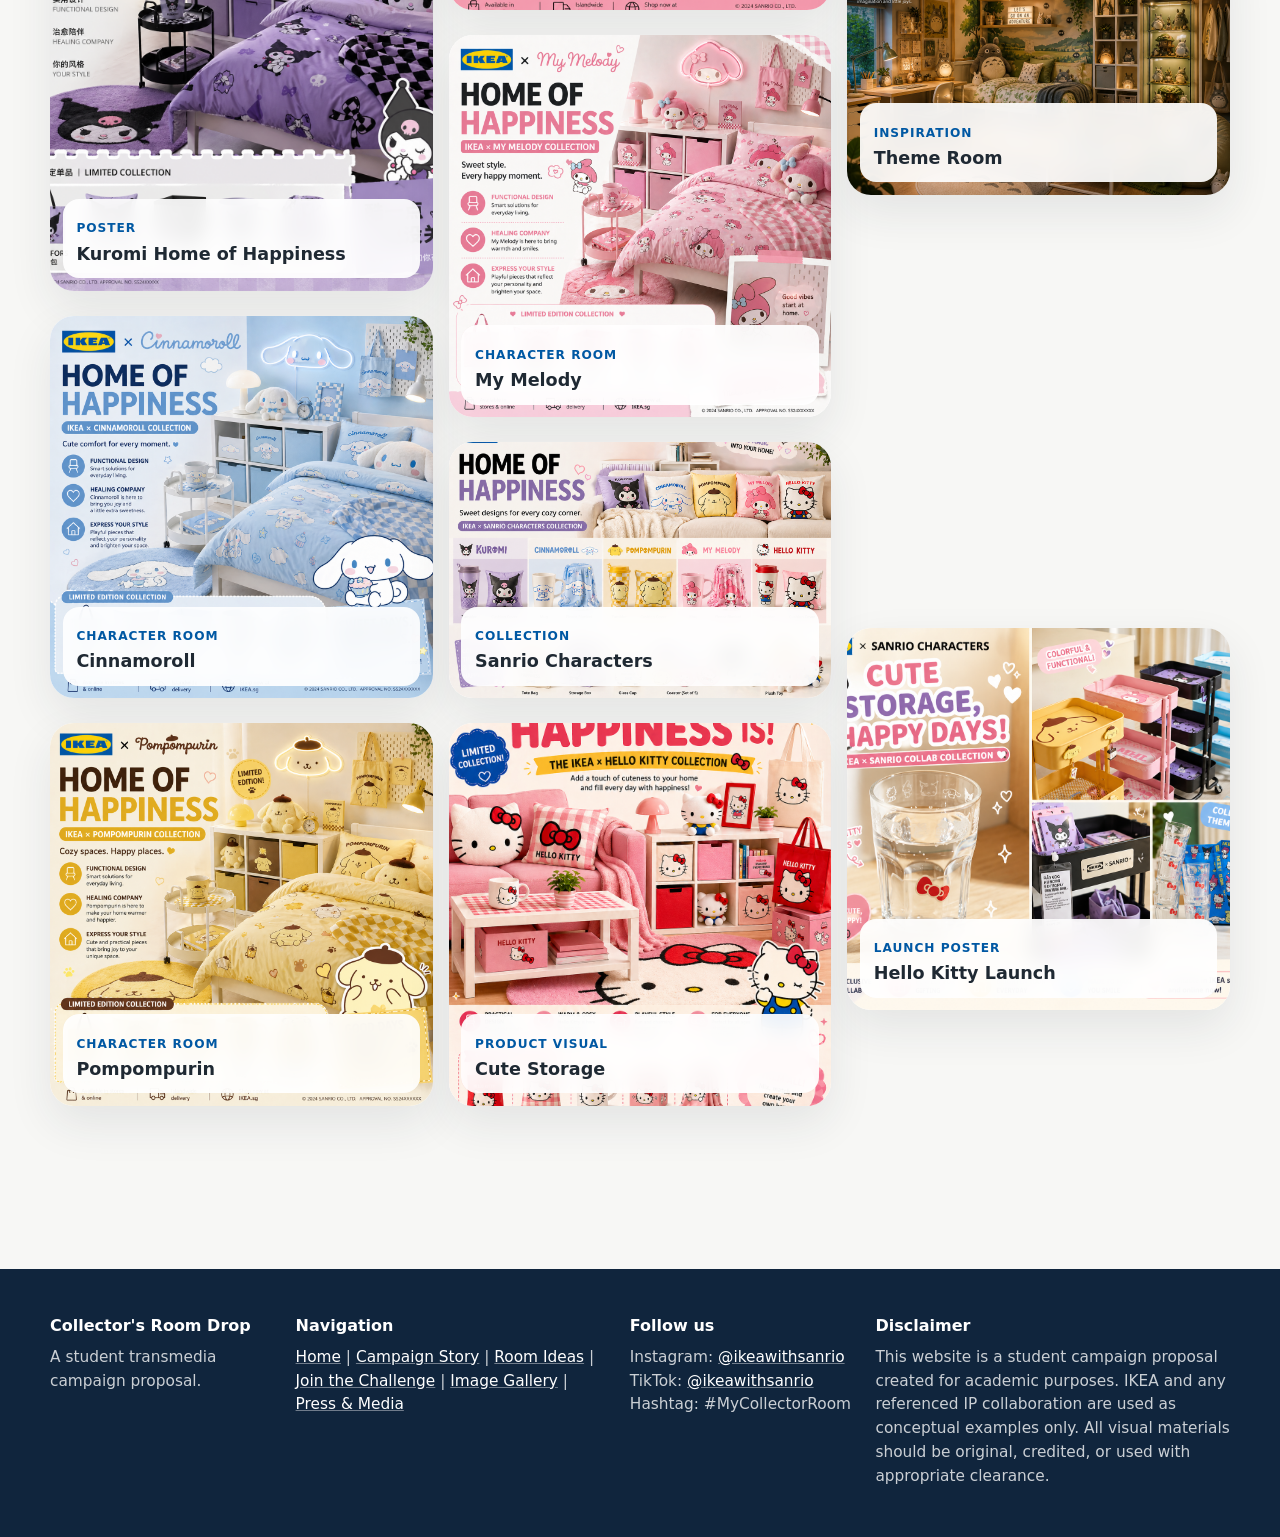
<file: gallery.html>
<!DOCTYPE html>
<html lang="en">
<head>
  <meta charset="UTF-8">
  <meta name="viewport" content="width=device-width, initial-scale=1.0">
  <meta name="description" content="Campaign image gallery for Collector's Room Drop and IKEA x Sanrio visual materials.">
  <title>Image Gallery | Collector's Room Drop</title>
  <link rel="stylesheet" href="style.css">
</head>
<body>
  <a class="skip-link" href="#main">Skip to content</a>
  <header class="site-header">
    <nav class="nav" aria-label="Main navigation">
      <a class="logo" href="index.html"><span class="logo-mark" aria-hidden="true"></span>Collector's Room Drop</a>
      <button class="nav-toggle" type="button" aria-expanded="false" aria-controls="nav-menu"><span class="sr-only">Open navigation menu</span><span></span><span></span><span></span></button>
      <div class="nav-menu" id="nav-menu">
        <a href="index.html" data-page="index">Home</a>
        <a href="campaign.html" data-page="campaign">Campaign Story</a>
        <a href="room-ideas.html" data-page="room-ideas">Room Ideas</a>
        <a href="challenge.html" data-page="challenge">Join the Challenge</a>
        <a href="gallery.html" data-page="gallery">Image Gallery</a>
        <a href="press.html" data-page="press">Press & Media</a>
        <a class="nav-cta" href="challenge.html">Join the Challenge</a>
      </div>
    </nav>
  </header>

  <main id="main">
    <section class="page-header gallery-hero section">
      <p class="eyebrow">Image Preview</p>
      <h1>Campaign Visual Gallery</h1>
      <p>A curated preview of campaign posters, room concepts, social media visuals, and themed collection materials for the IKEA x IP campaign proposal.</p>
    </section>

    <section class="section gallery-feature">
      <img src="assets/campaign-overview.png" alt="Collector's Room Drop full campaign overview visual">
      <div>
        <p class="eyebrow">Hero Campaign Board</p>
        <h2>Collector's Room Drop</h2>
        <p>The main visual board introduces the campaign identity, social challenge, room concepts, and follow-the-drop social hub in one overview.</p>
      </div>
    </section>

    <section class="section gallery-masonry" aria-label="Campaign promotional image gallery">
      <article class="gallery-item wide"><img src="assets/room-ideas-overview.png" alt="Room ideas overview with three small-space collector room concepts"><div><span>Room Ideas</span><h3>Build Your Collector's Room</h3></div></article>
      <article class="gallery-item tall"><img src="assets/gallery-kuromi-poster.png" alt="IKEA x Kuromi Home of Happiness campaign poster"><div><span>Poster</span><h3>Kuromi Home of Happiness</h3></div></article>
      <article class="gallery-item"><img src="assets/cinnamoroll-room.png" alt="IKEA x Cinnamoroll themed bedroom campaign poster"><div><span>Character Room</span><h3>Cinnamoroll</h3></div></article>
      <article class="gallery-item"><img src="assets/gallery-pompompurin-room.png" alt="IKEA x Pompompurin themed room campaign poster"><div><span>Character Room</span><h3>Pompompurin</h3></div></article>
      <article class="gallery-item tall"><img src="assets/hello-kitty-room.png" alt="IKEA x Hello Kitty themed room visual"><div><span>Character Room</span><h3>Hello Kitty</h3></div></article>
      <article class="gallery-item"><img src="assets/gallery-my-melody-room.png" alt="IKEA x My Melody pink bedroom campaign poster"><div><span>Character Room</span><h3>My Melody</h3></div></article>
      <article class="gallery-item wide"><img src="assets/sanrio-collection.png" alt="IKEA x Sanrio Characters collection visual with sofa and product lineup"><div><span>Collection</span><h3>Sanrio Characters</h3></div></article>
      <article class="gallery-item"><img src="assets/gallery-storage-collab.png" alt="Cute storage and product collage for IKEA x Sanrio collab"><div><span>Product Visual</span><h3>Cute Storage</h3></div></article>
      <article class="gallery-item"><img src="assets/gallery-coming-soon.png" alt="Coming soon teaser poster with silhouetted characters"><div><span>Teaser</span><h3>Coming Soon</h3></div></article>
      <article class="gallery-item wide"><img src="assets/totoro-theme-room.png" alt="Theme room inspiration with display cabinets, plants, warm lighting, and collectibles"><div><span>Inspiration</span><h3>Theme Room</h3></div></article>
      <article class="gallery-item"><img src="assets/gallery-kuromi-lifestyle.png" alt="Kuromi lifestyle collection poster with furniture and products"><div><span>Lifestyle Poster</span><h3>Kuromi Collection</h3></div></article>
      <article class="gallery-item"><img src="assets/gallery-hello-kitty-launch.png" alt="Hello Kitty launch campaign visual with product lineup"><div><span>Launch Poster</span><h3>Hello Kitty Launch</h3></div></article>
    </section>
  </main>

  <footer class="site-footer">
    <div><h2>Collector's Room Drop</h2><p>A student transmedia campaign proposal.</p></div>
    <div><h3>Navigation</h3><p><a href="index.html">Home</a> | <a href="campaign.html">Campaign Story</a> | <a href="room-ideas.html">Room Ideas</a> | <a href="challenge.html">Join the Challenge</a> | <a href="gallery.html">Image Gallery</a> | <a href="press.html">Press & Media</a></p></div>
    <div><h3>Follow us</h3><p>Instagram: <a href="https://www.instagram.com/ikeawithsanrio?igsh=OWN6eTk1Y3lyYzN0&utm_source=qr" target="_blank" rel="noopener">@ikeawithsanrio</a><br>TikTok: <a href="https://www.tiktok.com/@ikeawithsanrio" target="_blank" rel="noopener">@ikeawithsanrio</a><br>Hashtag: #MyCollectorRoom</p></div>
    <div><h3>Disclaimer</h3><p>This website is a student campaign proposal created for academic purposes. IKEA and any referenced IP collaboration are used as conceptual examples only. All visual materials should be original, credited, or used with appropriate clearance.</p></div>
  </footer>

  <script src="script.js"></script>
</body>
</html>
</file>
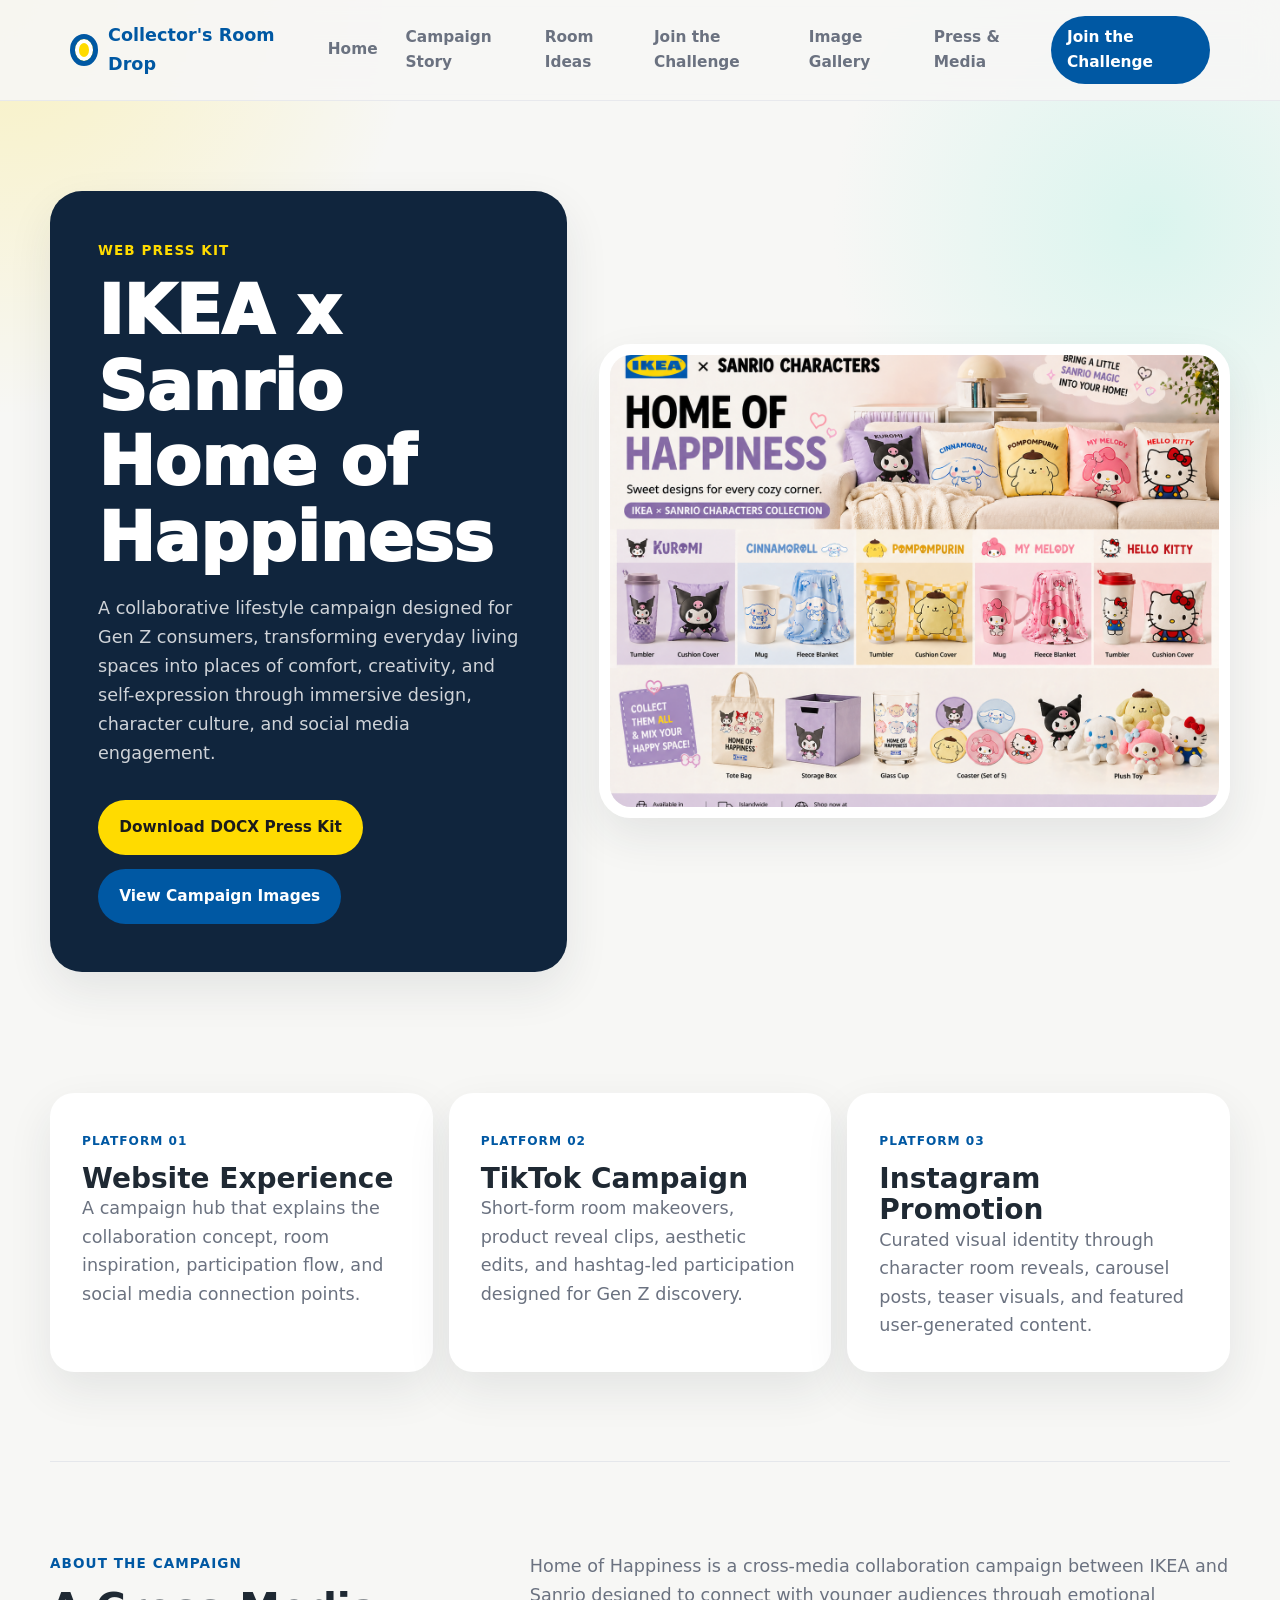
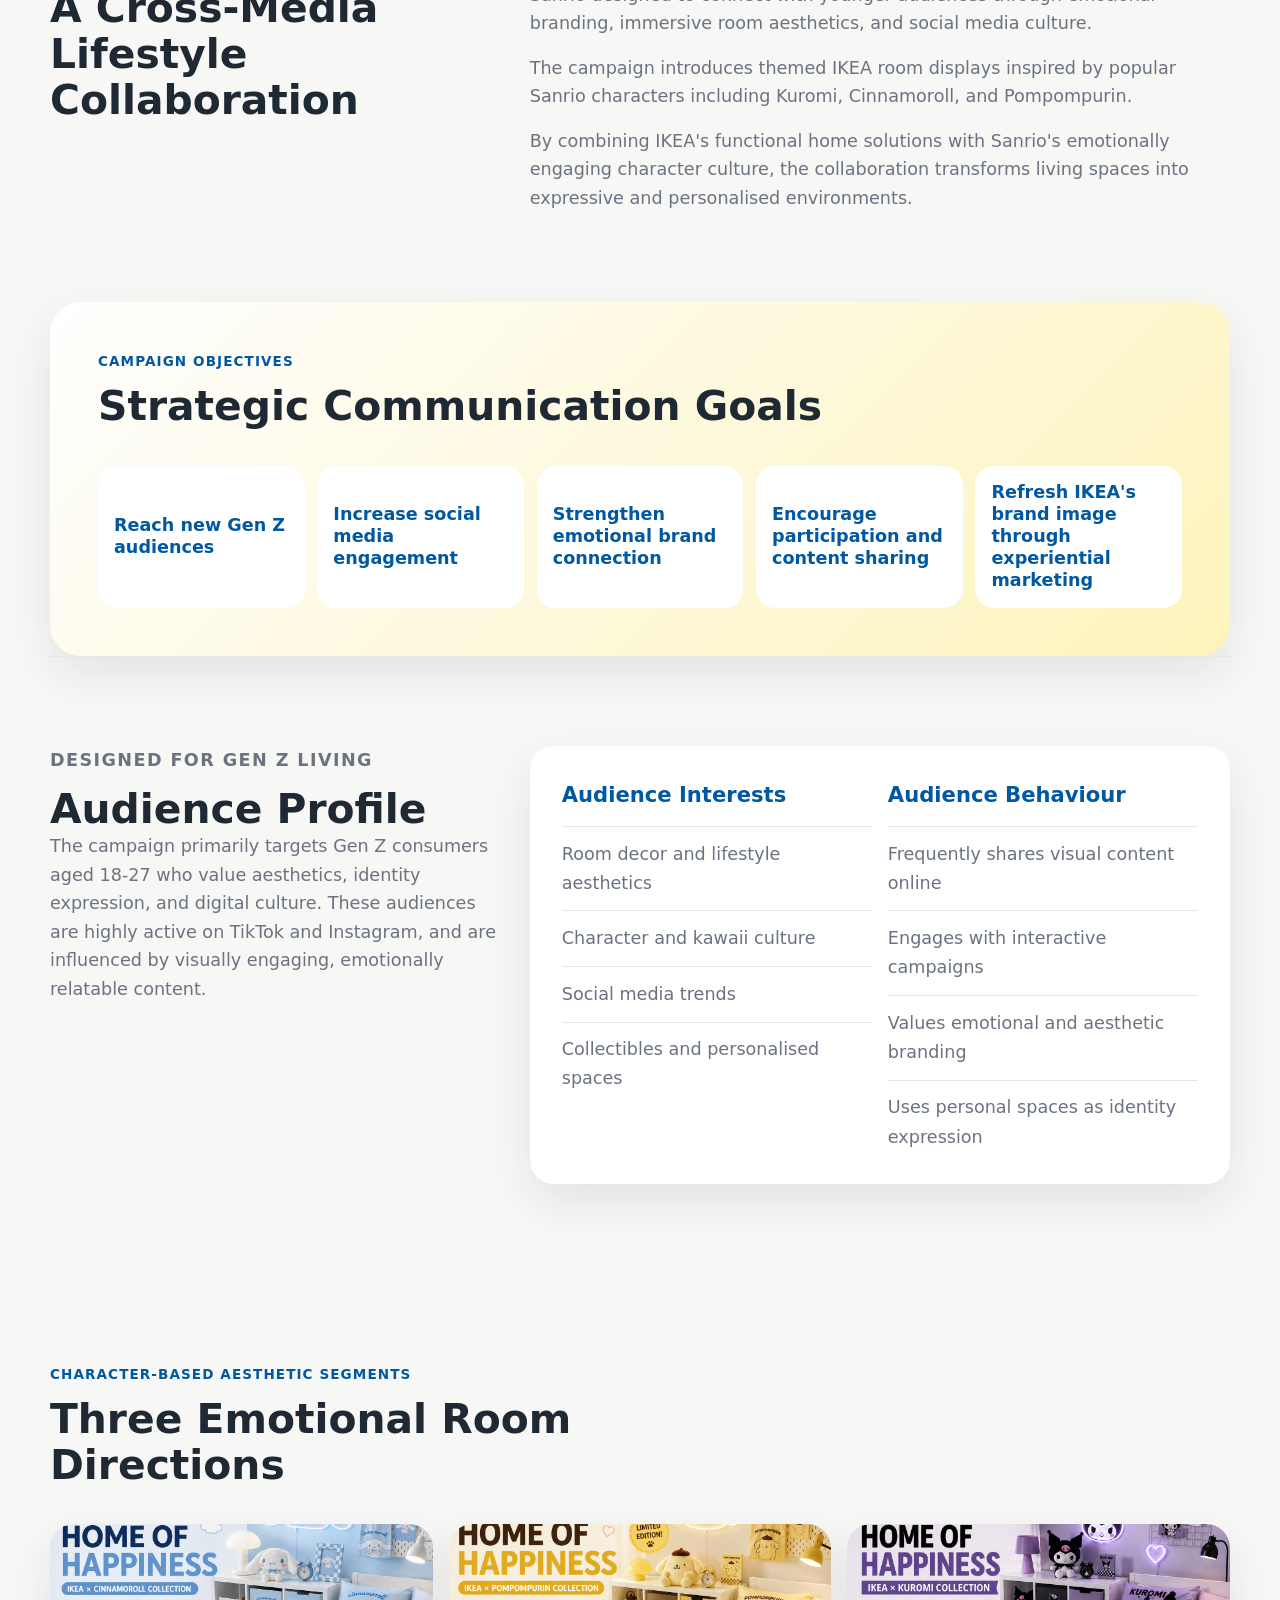
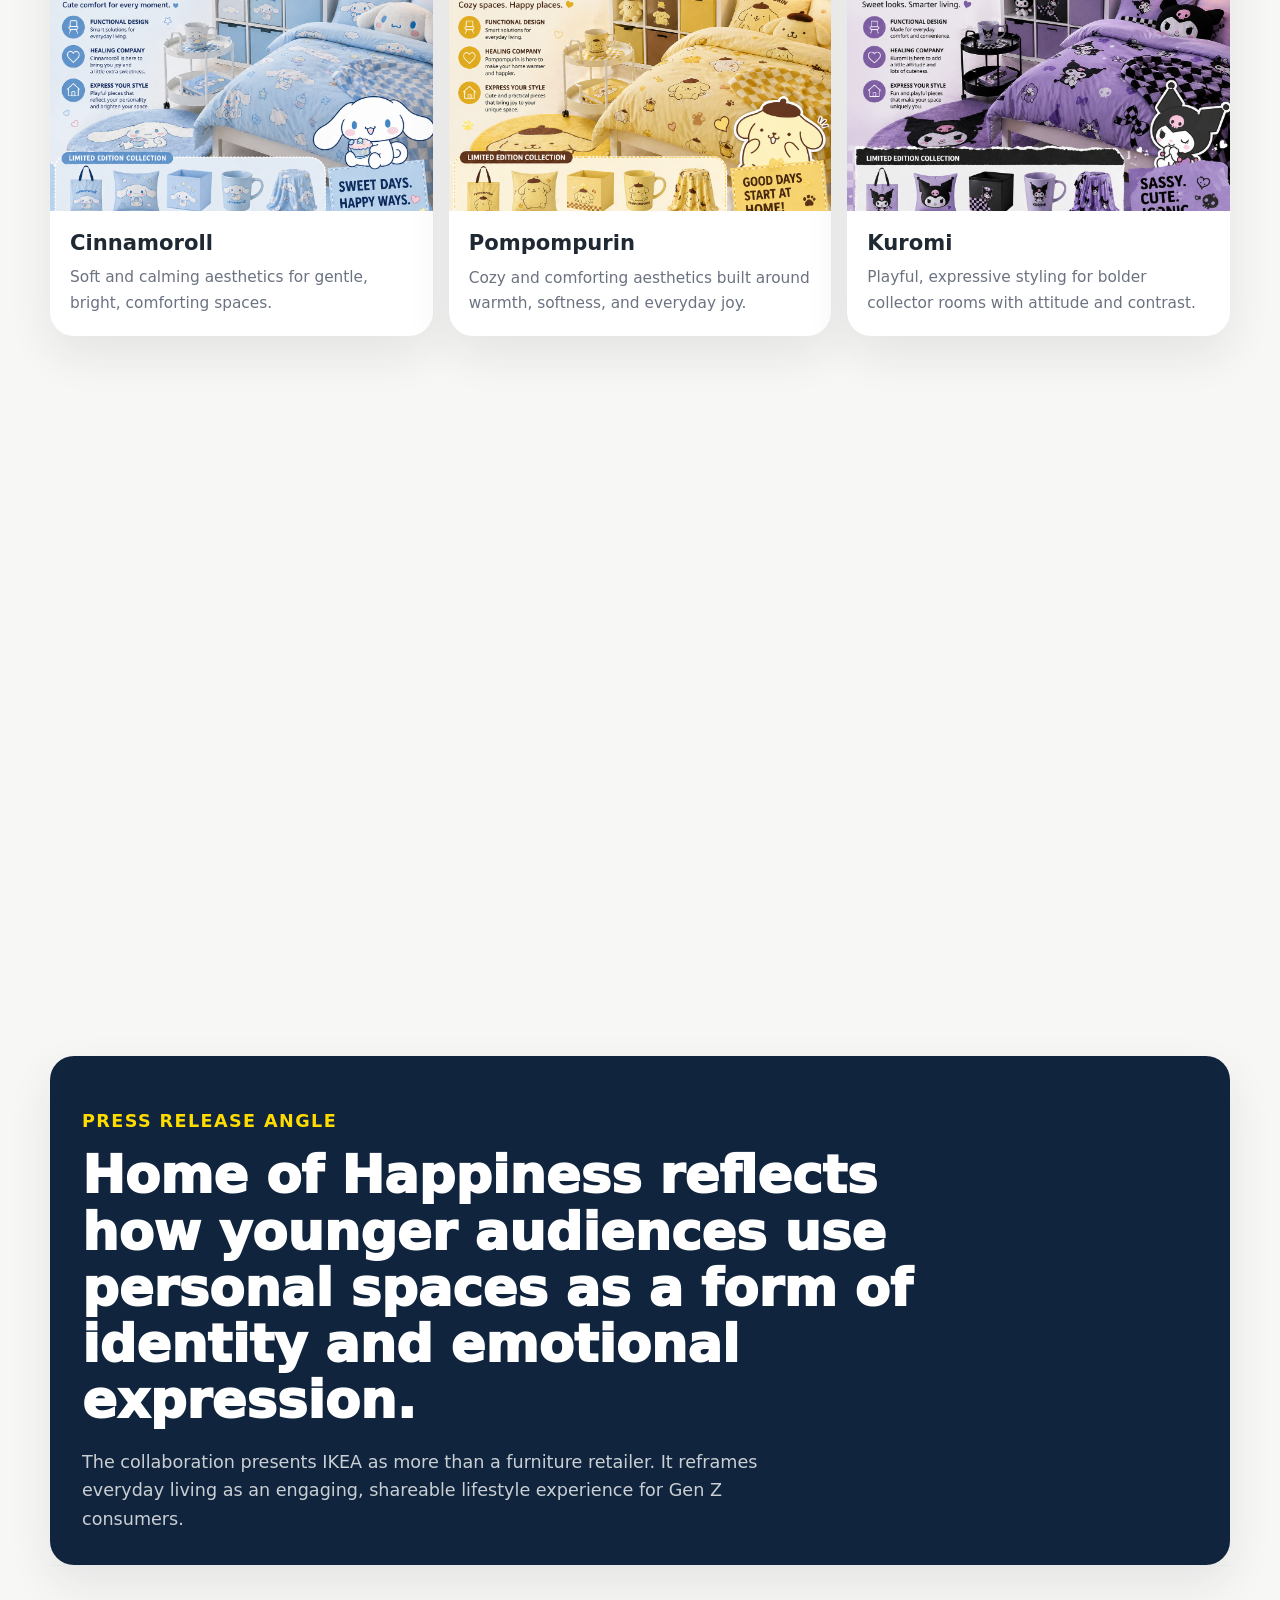
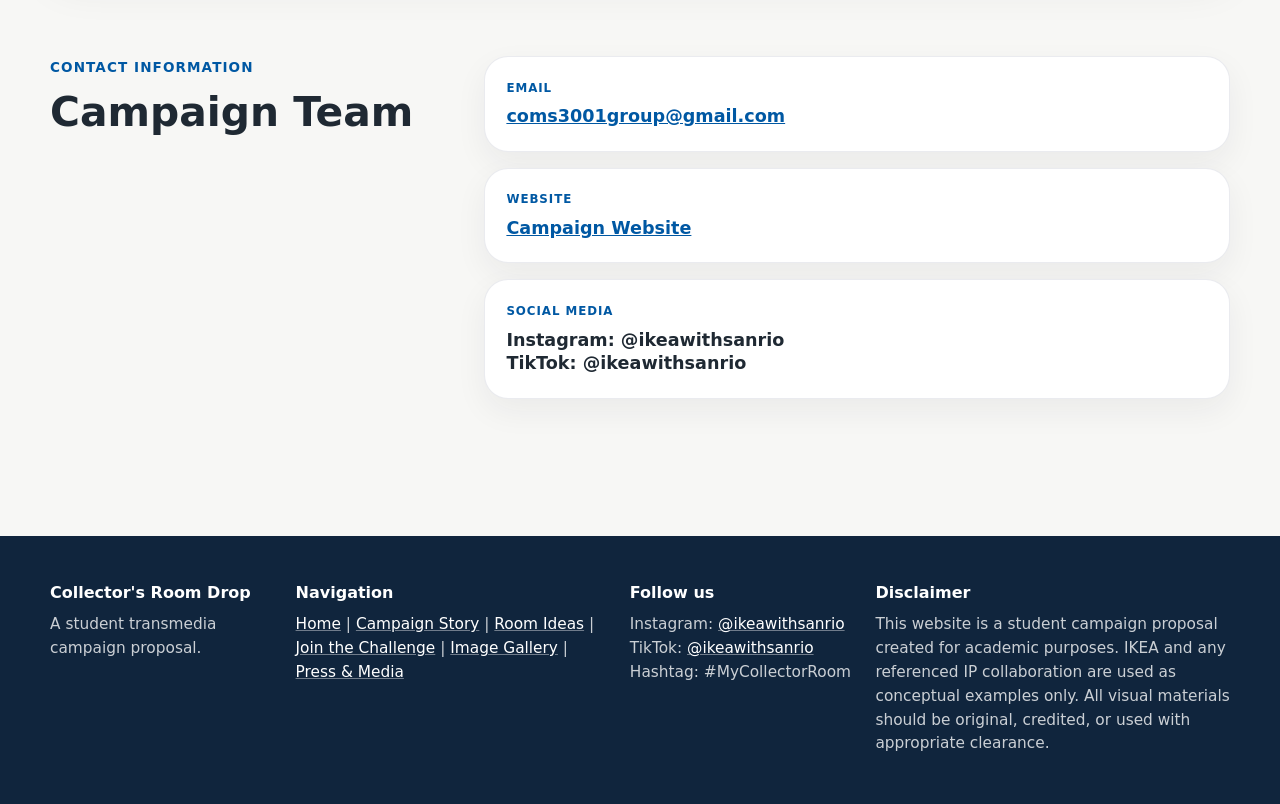
<file: press-kit.html>
<!DOCTYPE html>
<html lang="en">
<head>
  <meta charset="UTF-8">
  <meta name="viewport" content="width=device-width, initial-scale=1.0">
  <meta name="description" content="Professional web press kit layout for the IKEA x Sanrio Home of Happiness campaign concept.">
  <title>Web Press Kit | Collector's Room Drop</title>
  <link rel="stylesheet" href="style.css">
</head>
<body>
  <a class="skip-link" href="#main">Skip to content</a>
  <header class="site-header">
    <nav class="nav" aria-label="Main navigation">
      <a class="logo" href="index.html"><span class="logo-mark" aria-hidden="true"></span>Collector's Room Drop</a>
      <button class="nav-toggle" type="button" aria-expanded="false" aria-controls="nav-menu"><span class="sr-only">Open navigation menu</span><span></span><span></span><span></span></button>
      <div class="nav-menu" id="nav-menu">
        <a href="index.html" data-page="index">Home</a>
        <a href="campaign.html" data-page="campaign">Campaign Story</a>
        <a href="room-ideas.html" data-page="room-ideas">Room Ideas</a>
        <a href="challenge.html" data-page="challenge">Join the Challenge</a>
        <a href="gallery.html" data-page="gallery">Image Gallery</a>
        <a href="press.html" data-page="press">Press & Media</a>
        <a class="nav-cta" href="challenge.html">Join the Challenge</a>
      </div>
    </nav>
  </header>

  <main id="main">
    <section class="press-kit-hero section">
      <div class="press-kit-hero-copy">
        <p class="eyebrow">Web Press Kit</p>
        <h1>IKEA x Sanrio<br>Home of Happiness</h1>
        <p>A collaborative lifestyle campaign designed for Gen Z consumers, transforming everyday living spaces into places of comfort, creativity, and self-expression through immersive design, character culture, and social media engagement.</p>
        <div class="button-row">
          <a class="button button-secondary" href="assets/press-kit.docx">Download DOCX Press Kit</a>
          <a class="button button-primary" href="gallery.html">View Campaign Images</a>
        </div>
      </div>
      <div class="press-kit-hero-image">
        <img src="assets/sanrio-collection.png" alt="IKEA x Sanrio Home of Happiness campaign visual with character cushions, products, and living room styling">
      </div>
    </section>

    <section class="section press-doc-summary" aria-label="Campaign platform summary">
      <article>
        <span>Platform 01</span>
        <h2>Website Experience</h2>
        <p>A campaign hub that explains the collaboration concept, room inspiration, participation flow, and social media connection points.</p>
      </article>
      <article>
        <span>Platform 02</span>
        <h2>TikTok Campaign</h2>
        <p>Short-form room makeovers, product reveal clips, aesthetic edits, and hashtag-led participation designed for Gen Z discovery.</p>
      </article>
      <article>
        <span>Platform 03</span>
        <h2>Instagram Promotion</h2>
        <p>Curated visual identity through character room reveals, carousel posts, teaser visuals, and featured user-generated content.</p>
      </article>
    </section>

    <section class="section press-doc-section">
      <div>
        <p class="eyebrow">About the Campaign</p>
        <h2>A Cross-Media Lifestyle Collaboration</h2>
      </div>
      <div class="press-doc-copy">
        <p>Home of Happiness is a cross-media collaboration campaign between IKEA and Sanrio designed to connect with younger audiences through emotional branding, immersive room aesthetics, and social media culture.</p>
        <p>The campaign introduces themed IKEA room displays inspired by popular Sanrio characters including Kuromi, Cinnamoroll, and Pompompurin.</p>
        <p>By combining IKEA's functional home solutions with Sanrio's emotionally engaging character culture, the collaboration transforms living spaces into expressive and personalised environments.</p>
      </div>
    </section>

    <section class="section objective-panel">
      <div class="section-heading">
        <p class="eyebrow">Campaign Objectives</p>
        <h2>Strategic Communication Goals</h2>
      </div>
      <div class="objective-grid">
        <article>Reach new Gen Z audiences</article>
        <article>Increase social media engagement</article>
        <article>Strengthen emotional brand connection</article>
        <article>Encourage participation and content sharing</article>
        <article>Refresh IKEA's brand image through experiential marketing</article>
      </div>
    </section>

    <section class="section audience-matrix">
      <div>
        <p class="eyebrow">Designed for Gen Z Living</p>
        <h2>Audience Profile</h2>
        <p>The campaign primarily targets Gen Z consumers aged 18-27 who value aesthetics, identity expression, and digital culture. These audiences are highly active on TikTok and Instagram, and are influenced by visually engaging, emotionally relatable content.</p>
      </div>
      <div class="matrix-card">
        <div><strong>Audience Interests</strong><span>Room decor and lifestyle aesthetics</span><span>Character and kawaii culture</span><span>Social media trends</span><span>Collectibles and personalised spaces</span></div>
        <div><strong>Audience Behaviour</strong><span>Frequently shares visual content online</span><span>Engages with interactive campaigns</span><span>Values emotional and aesthetic branding</span><span>Uses personal spaces as identity expression</span></div>
      </div>
    </section>

    <section class="section character-segments">
      <div class="section-heading">
        <p class="eyebrow">Character-Based Aesthetic Segments</p>
        <h2>Three Emotional Room Directions</h2>
      </div>
      <div class="segment-grid">
        <article><img src="assets/cinnamoroll-room.png" alt="Cinnamoroll blue room styling"><div><h3>Cinnamoroll</h3><p>Soft and calming aesthetics for gentle, bright, comforting spaces.</p></div></article>
        <article><img src="assets/gallery-pompompurin-room.png" alt="Pompompurin yellow room styling"><div><h3>Pompompurin</h3><p>Cozy and comforting aesthetics built around warmth, softness, and everyday joy.</p></div></article>
        <article><img src="assets/kuromi-room.png" alt="Kuromi purple room styling"><div><h3>Kuromi</h3><p>Playful, expressive styling for bolder collector rooms with attitude and contrast.</p></div></article>
      </div>
    </section>

    <section class="section press-doc-section">
      <div>
        <p class="eyebrow">Immersive Lifestyle Experience</p>
        <h2>Retail, Entertainment, and Participation</h2>
      </div>
      <div class="press-doc-copy">
        <p>The campaign combines themed room environments, limited-edition collections, and online engagement activities to create a highly shareable brand experience.</p>
        <div class="hashtag-strip">
          <span>#HomeOfHappiness</span>
          <span>#IKEAxSanrio</span>
          <span>#MyCollectorRoom</span>
        </div>
      </div>
    </section>

    <section class="section collection-line">
      <div>
        <p class="eyebrow">IKEA x Sanrio Collection</p>
        <h2>Product Line</h2>
      </div>
      <ul>
        <li>Cushion Covers</li>
        <li>Tote Bags</li>
        <li>Storage Boxes</li>
        <li>Tumblers & Mugs</li>
        <li>Glass Cups</li>
        <li>Coasters</li>
        <li>Plush Toys</li>
        <li>Fleece Blankets</li>
        <li>Decorative Storage</li>
      </ul>
    </section>

    <section class="section quote-release">
      <p class="eyebrow">Press Release Angle</p>
      <blockquote>Home of Happiness reflects how younger audiences use personal spaces as a form of identity and emotional expression.</blockquote>
      <p>The collaboration presents IKEA as more than a furniture retailer. It reframes everyday living as an engaging, shareable lifestyle experience for Gen Z consumers.</p>
    </section>

    <section class="section contact-panel">
      <div>
        <p class="eyebrow">Contact Information</p>
        <h2>Campaign Team</h2>
      </div>
      <div class="contact-grid">
        <article><span>Email</span><strong><a href="mailto:coms3001group@gmail.com">coms3001group@gmail.com</a></strong></article>
        <article><span>Website</span><strong><a href="https://marcolin0004.github.io/COMS3001-IKEA/" target="_blank" rel="noopener">Campaign Website</a></strong></article>
        <article><span>Social Media</span><strong>Instagram: @ikeawithsanrio<br>TikTok: @ikeawithsanrio</strong></article>
      </div>
    </section>
  </main>

  <footer class="site-footer">
    <div><h2>Collector's Room Drop</h2><p>A student transmedia campaign proposal.</p></div>
    <div><h3>Navigation</h3><p><a href="index.html">Home</a> | <a href="campaign.html">Campaign Story</a> | <a href="room-ideas.html">Room Ideas</a> | <a href="challenge.html">Join the Challenge</a> | <a href="gallery.html">Image Gallery</a> | <a href="press.html">Press & Media</a></p></div>
    <div><h3>Follow us</h3><p>Instagram: <a href="https://www.instagram.com/ikeawithsanrio?igsh=OWN6eTk1Y3lyYzN0&utm_source=qr" target="_blank" rel="noopener">@ikeawithsanrio</a><br>TikTok: <a href="https://www.tiktok.com/@ikeawithsanrio" target="_blank" rel="noopener">@ikeawithsanrio</a><br>Hashtag: #MyCollectorRoom</p></div>
    <div><h3>Disclaimer</h3><p>This website is a student campaign proposal created for academic purposes. IKEA and any referenced IP collaboration are used as conceptual examples only. All visual materials should be original, credited, or used with appropriate clearance.</p></div>
  </footer>

  <script src="script.js"></script>
</body>
</html>
</file>
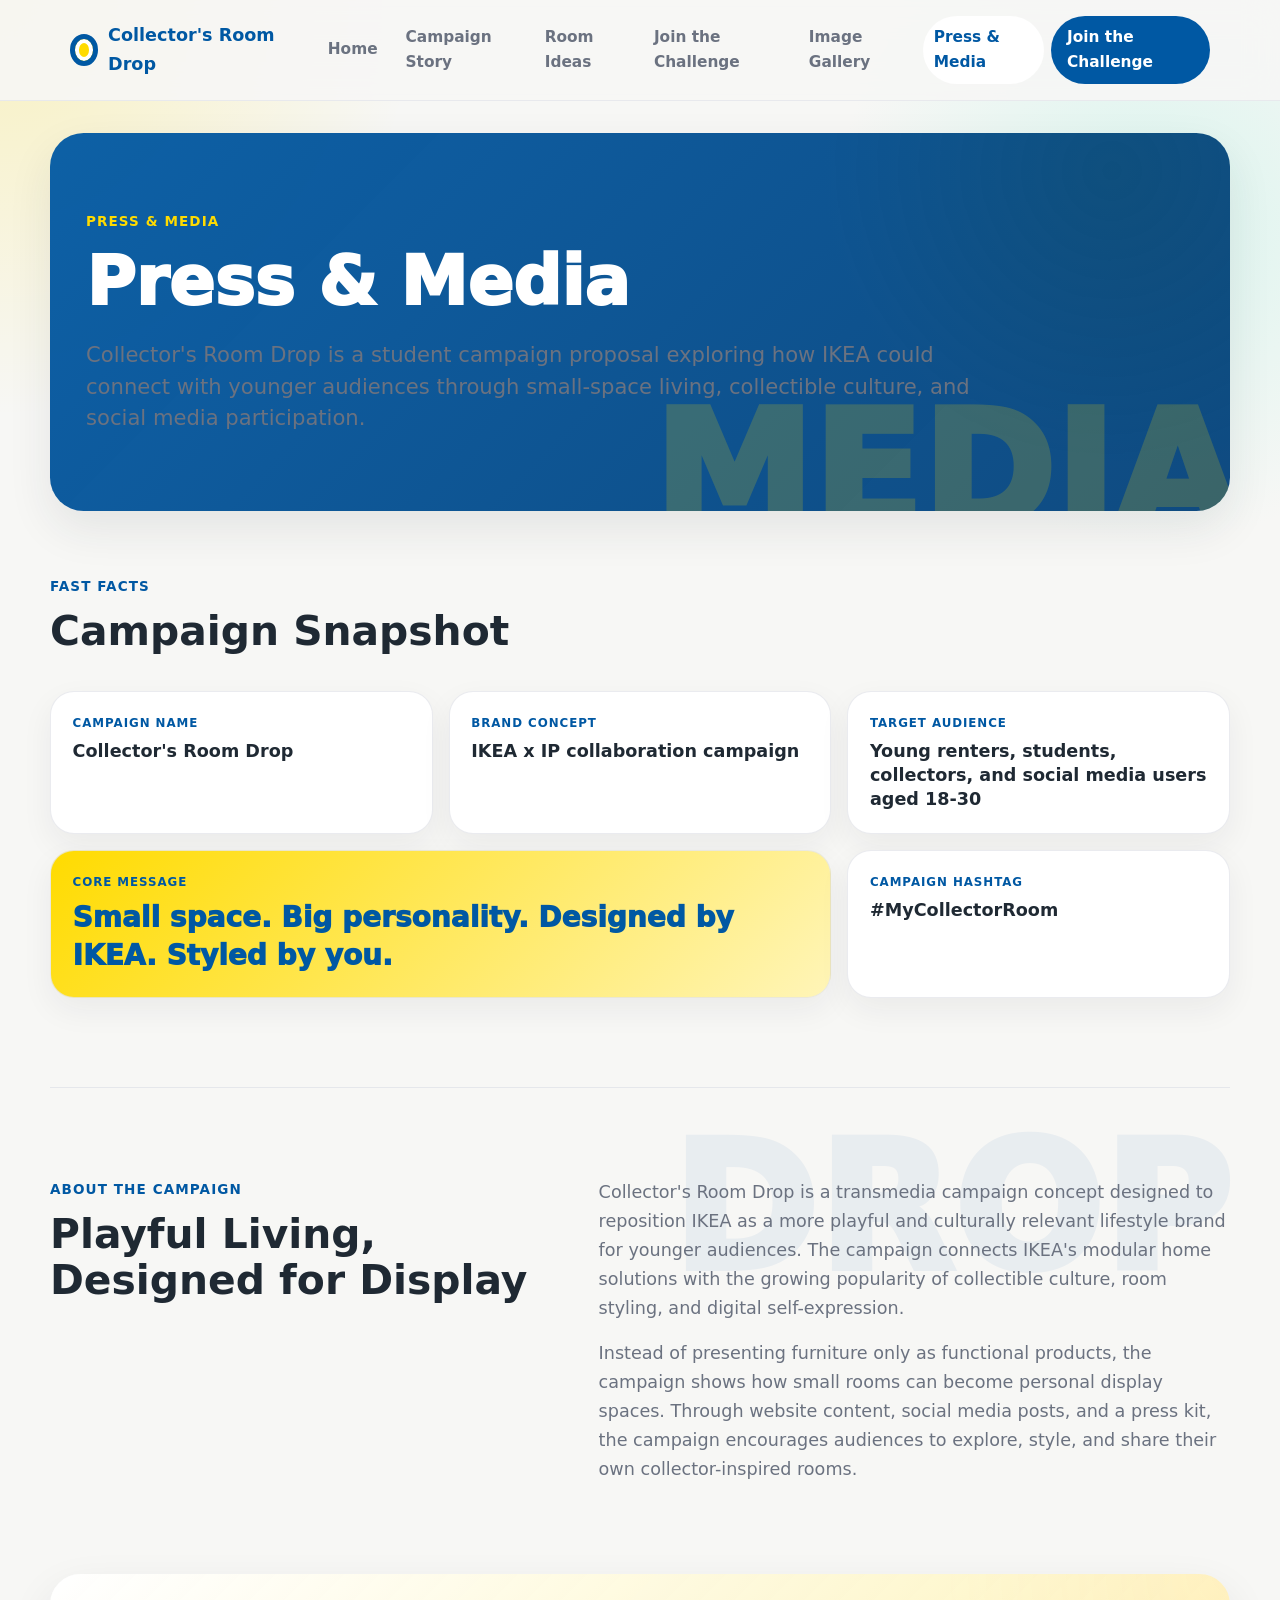
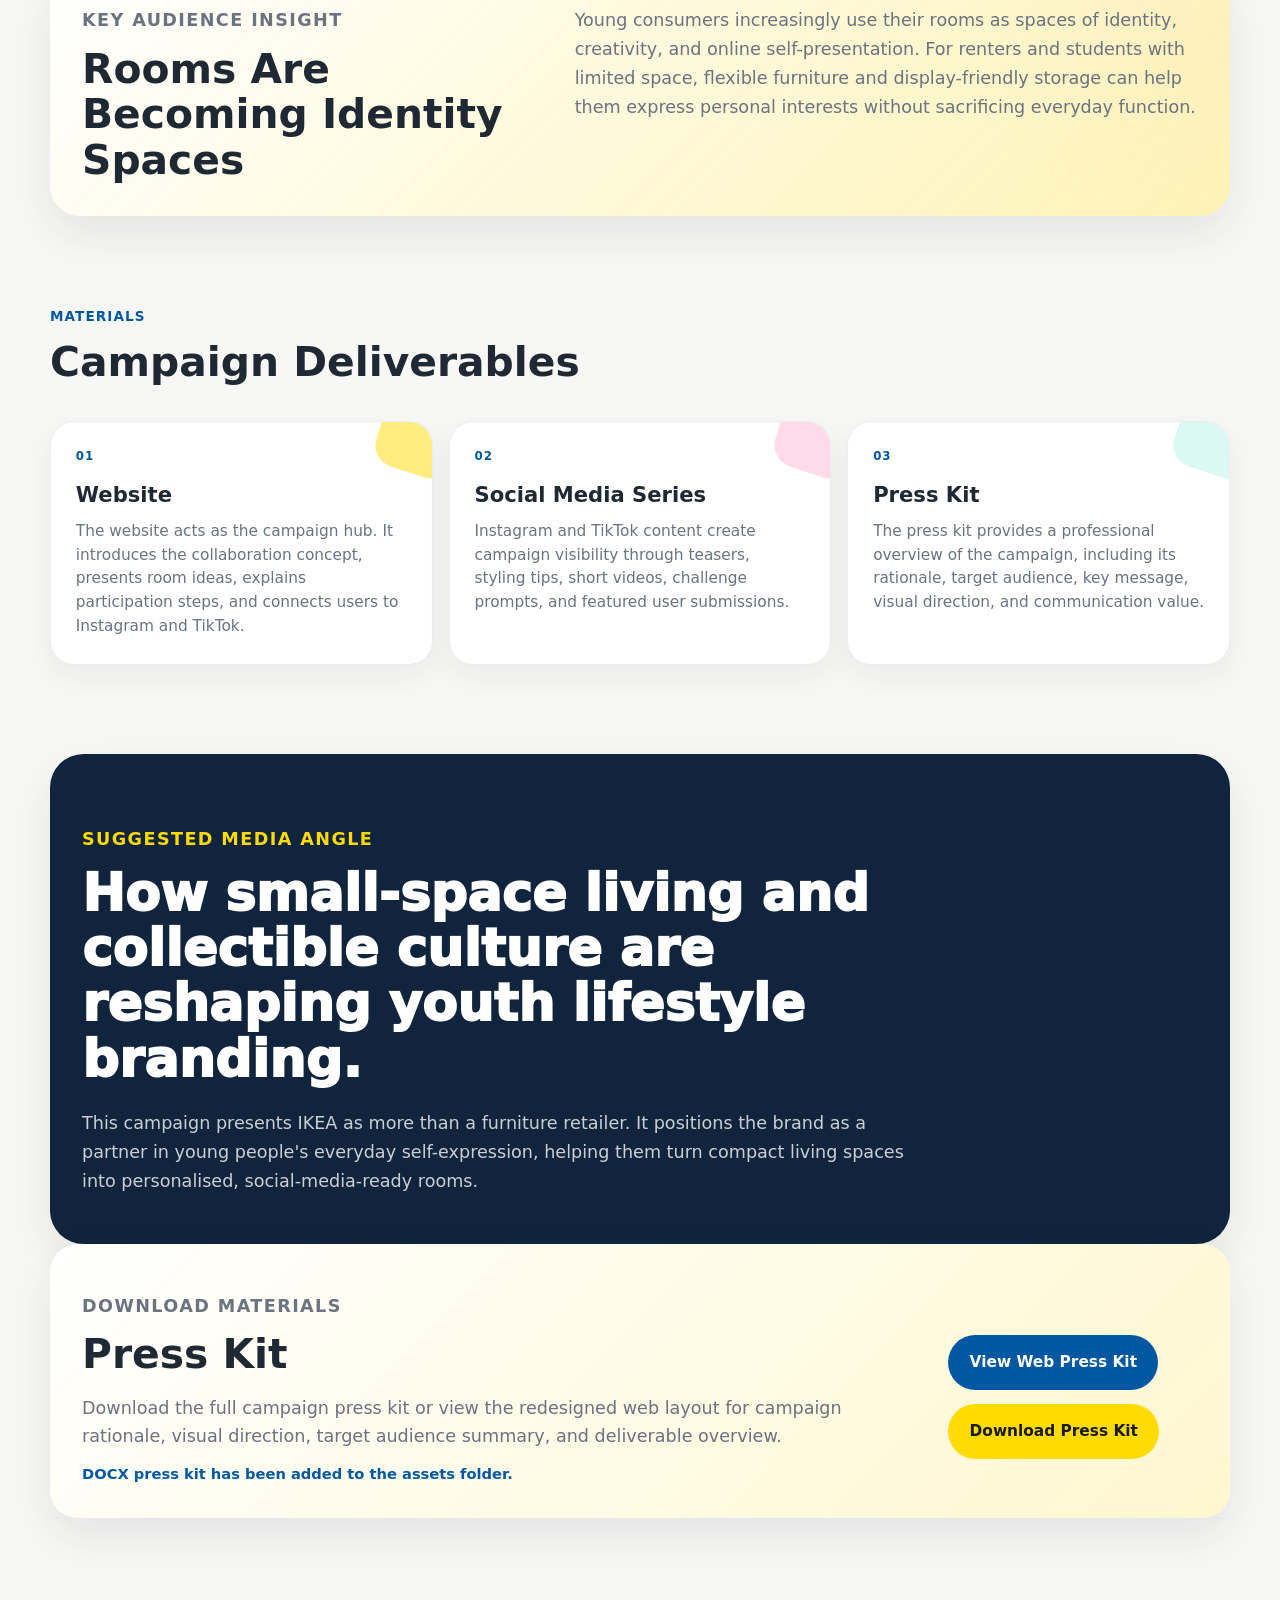
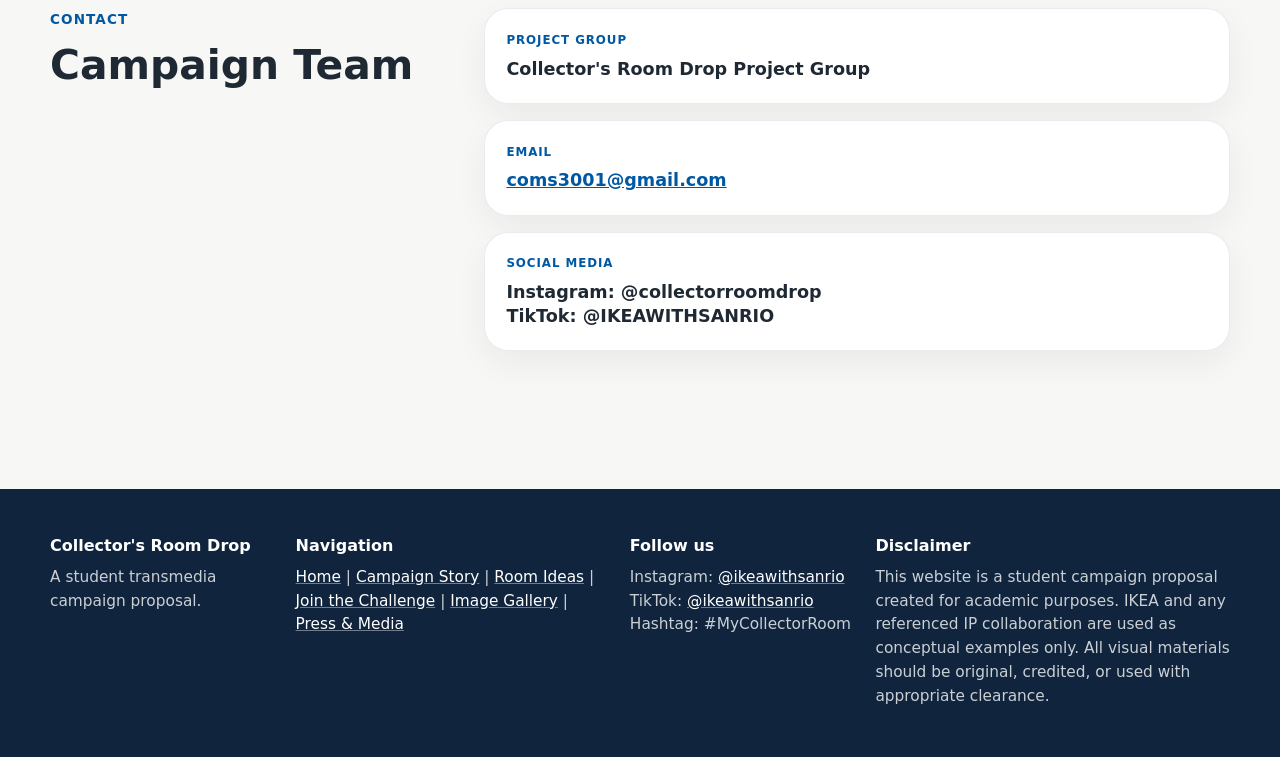
<file: press.html>
<!DOCTYPE html>
<html lang="en">
<head>
  <meta charset="UTF-8">
  <meta name="viewport" content="width=device-width, initial-scale=1.0">
  <meta name="description" content="Press and media information for the Collector's Room Drop campaign proposal.">
  <title>Press & Media | Collector's Room Drop</title>
  <link rel="stylesheet" href="style.css">
</head>
<body>
  <a class="skip-link" href="#main">Skip to content</a>
  <header class="site-header">
    <nav class="nav" aria-label="Main navigation">
      <a class="logo" href="index.html"><span class="logo-mark" aria-hidden="true"></span>Collector's Room Drop</a>
      <button class="nav-toggle" type="button" aria-expanded="false" aria-controls="nav-menu"><span class="sr-only">Open navigation menu</span><span></span><span></span><span></span></button>
      <div class="nav-menu" id="nav-menu">
        <a href="index.html" data-page="index">Home</a>
        <a href="campaign.html" data-page="campaign">Campaign Story</a>
        <a href="room-ideas.html" data-page="room-ideas">Room Ideas</a>
        <a href="challenge.html" data-page="challenge">Join the Challenge</a>
        <a href="gallery.html" data-page="gallery">Image Gallery</a>
        <a href="press.html" data-page="press">Press & Media</a>
        <a class="nav-cta" href="challenge.html">Join the Challenge</a>
      </div>
    </nav>
  </header>

  <main id="main">
    <section class="page-header press-hero section">
      <p class="eyebrow">Press & Media</p>
      <h1>Press & Media</h1>
      <p>Collector's Room Drop is a student campaign proposal exploring how IKEA could connect with younger audiences through small-space living, collectible culture, and social media participation.</p>
    </section>

    <section class="section press-snapshot">
      <div class="section-heading">
        <p class="eyebrow">Fast Facts</p>
        <h2>Campaign Snapshot</h2>
      </div>
      <div class="snapshot-grid">
        <article><span>Campaign Name</span><strong>Collector's Room Drop</strong></article>
        <article><span>Brand Concept</span><strong>IKEA x IP collaboration campaign</strong></article>
        <article><span>Target Audience</span><strong>Young renters, students, collectors, and social media users aged 18-30</strong></article>
        <article class="snapshot-message"><span>Core Message</span><strong>Small space. Big personality. Designed by IKEA. Styled by you.</strong></article>
        <article><span>Campaign Hashtag</span><strong>#MyCollectorRoom</strong></article>
      </div>
    </section>

    <section class="section press-story">
      <div class="press-art-word" aria-hidden="true">DROP</div>
      <div>
        <p class="eyebrow">About the Campaign</p>
        <h2>Playful Living, Designed for Display</h2>
      </div>
      <div class="press-copy-stack">
        <p>Collector's Room Drop is a transmedia campaign concept designed to reposition IKEA as a more playful and culturally relevant lifestyle brand for younger audiences. The campaign connects IKEA's modular home solutions with the growing popularity of collectible culture, room styling, and digital self-expression.</p>
        <p>Instead of presenting furniture only as functional products, the campaign shows how small rooms can become personal display spaces. Through website content, social media posts, and a press kit, the campaign encourages audiences to explore, style, and share their own collector-inspired rooms.</p>
      </div>
    </section>

    <section class="section insight-band">
      <div>
        <p class="eyebrow">Key Audience Insight</p>
        <h2>Rooms Are Becoming Identity Spaces</h2>
      </div>
      <p>Young consumers increasingly use their rooms as spaces of identity, creativity, and online self-presentation. For renters and students with limited space, flexible furniture and display-friendly storage can help them express personal interests without sacrificing everyday function.</p>
    </section>

    <section class="section">
      <div class="section-heading">
        <p class="eyebrow">Materials</p>
        <h2>Campaign Deliverables</h2>
      </div>
      <div class="card-grid three">
        <article class="feature-card deliverable-card"><span>01</span><h3>Website</h3><p>The website acts as the campaign hub. It introduces the collaboration concept, presents room ideas, explains participation steps, and connects users to Instagram and TikTok.</p></article>
        <article class="feature-card deliverable-card"><span>02</span><h3>Social Media Series</h3><p>Instagram and TikTok content create campaign visibility through teasers, styling tips, short videos, challenge prompts, and featured user submissions.</p></article>
        <article class="feature-card deliverable-card"><span>03</span><h3>Press Kit</h3><p>The press kit provides a professional overview of the campaign, including its rationale, target audience, key message, visual direction, and communication value.</p></article>
      </div>
    </section>

    <section class="section media-angle">
      <p class="eyebrow">Suggested Media Angle</p>
      <blockquote>How small-space living and collectible culture are reshaping youth lifestyle branding.</blockquote>
      <p>This campaign presents IKEA as more than a furniture retailer. It positions the brand as a partner in young people's everyday self-expression, helping them turn compact living spaces into personalised, social-media-ready rooms.</p>
    </section>

    <section class="section press-kit">
      <div>
        <p class="eyebrow">Download Materials</p>
        <h2>Press Kit</h2>
        <p>Download the full campaign press kit or view the redesigned web layout for campaign rationale, visual direction, target audience summary, and deliverable overview.</p>
        <small>DOCX press kit has been added to the assets folder.</small>
      </div>
      <div class="button-row">
        <a class="button button-primary" href="press-kit.html">View Web Press Kit</a>
        <a class="button button-secondary" href="assets/press-kit.docx">Download Press Kit</a>
      </div>
    </section>

    <section class="section contact-panel">
      <div>
        <p class="eyebrow">Contact</p>
        <h2>Campaign Team</h2>
      </div>
      <div class="contact-grid">
        <article>
          <span>Project Group</span>
          <strong>Collector's Room Drop Project Group</strong>
        </article>
        <article>
          <span>Email</span>
          <strong><a href="mailto:coms3001@gmail.com">coms3001@gmail.com</a></strong>
        </article>
        <article>
          <span>Social Media</span>
          <strong>Instagram: @collectorroomdrop<br>TikTok: @IKEAWITHSANRIO</strong>
        </article>
      </div>
    </section>
  </main>

  <footer class="site-footer">
    <div><h2>Collector's Room Drop</h2><p>A student transmedia campaign proposal.</p></div>
    <div><h3>Navigation</h3><p><a href="index.html">Home</a> | <a href="campaign.html">Campaign Story</a> | <a href="room-ideas.html">Room Ideas</a> | <a href="challenge.html">Join the Challenge</a> | <a href="gallery.html">Image Gallery</a> | <a href="press.html">Press & Media</a></p></div>
    <div><h3>Follow us</h3><p>Instagram: <a href="https://www.instagram.com/ikeawithsanrio?igsh=OWN6eTk1Y3lyYzN0&utm_source=qr" target="_blank" rel="noopener">@ikeawithsanrio</a><br>TikTok: <a href="https://www.tiktok.com/@ikeawithsanrio" target="_blank" rel="noopener">@ikeawithsanrio</a><br>Hashtag: #MyCollectorRoom</p></div>
    <div><h3>Disclaimer</h3><p>This website is a student campaign proposal created for academic purposes. IKEA and any referenced IP collaboration are used as conceptual examples only. All visual materials should be original, credited, or used with appropriate clearance.</p></div>
  </footer>
  <script src="script.js"></script>
</body>
</html>
</file>
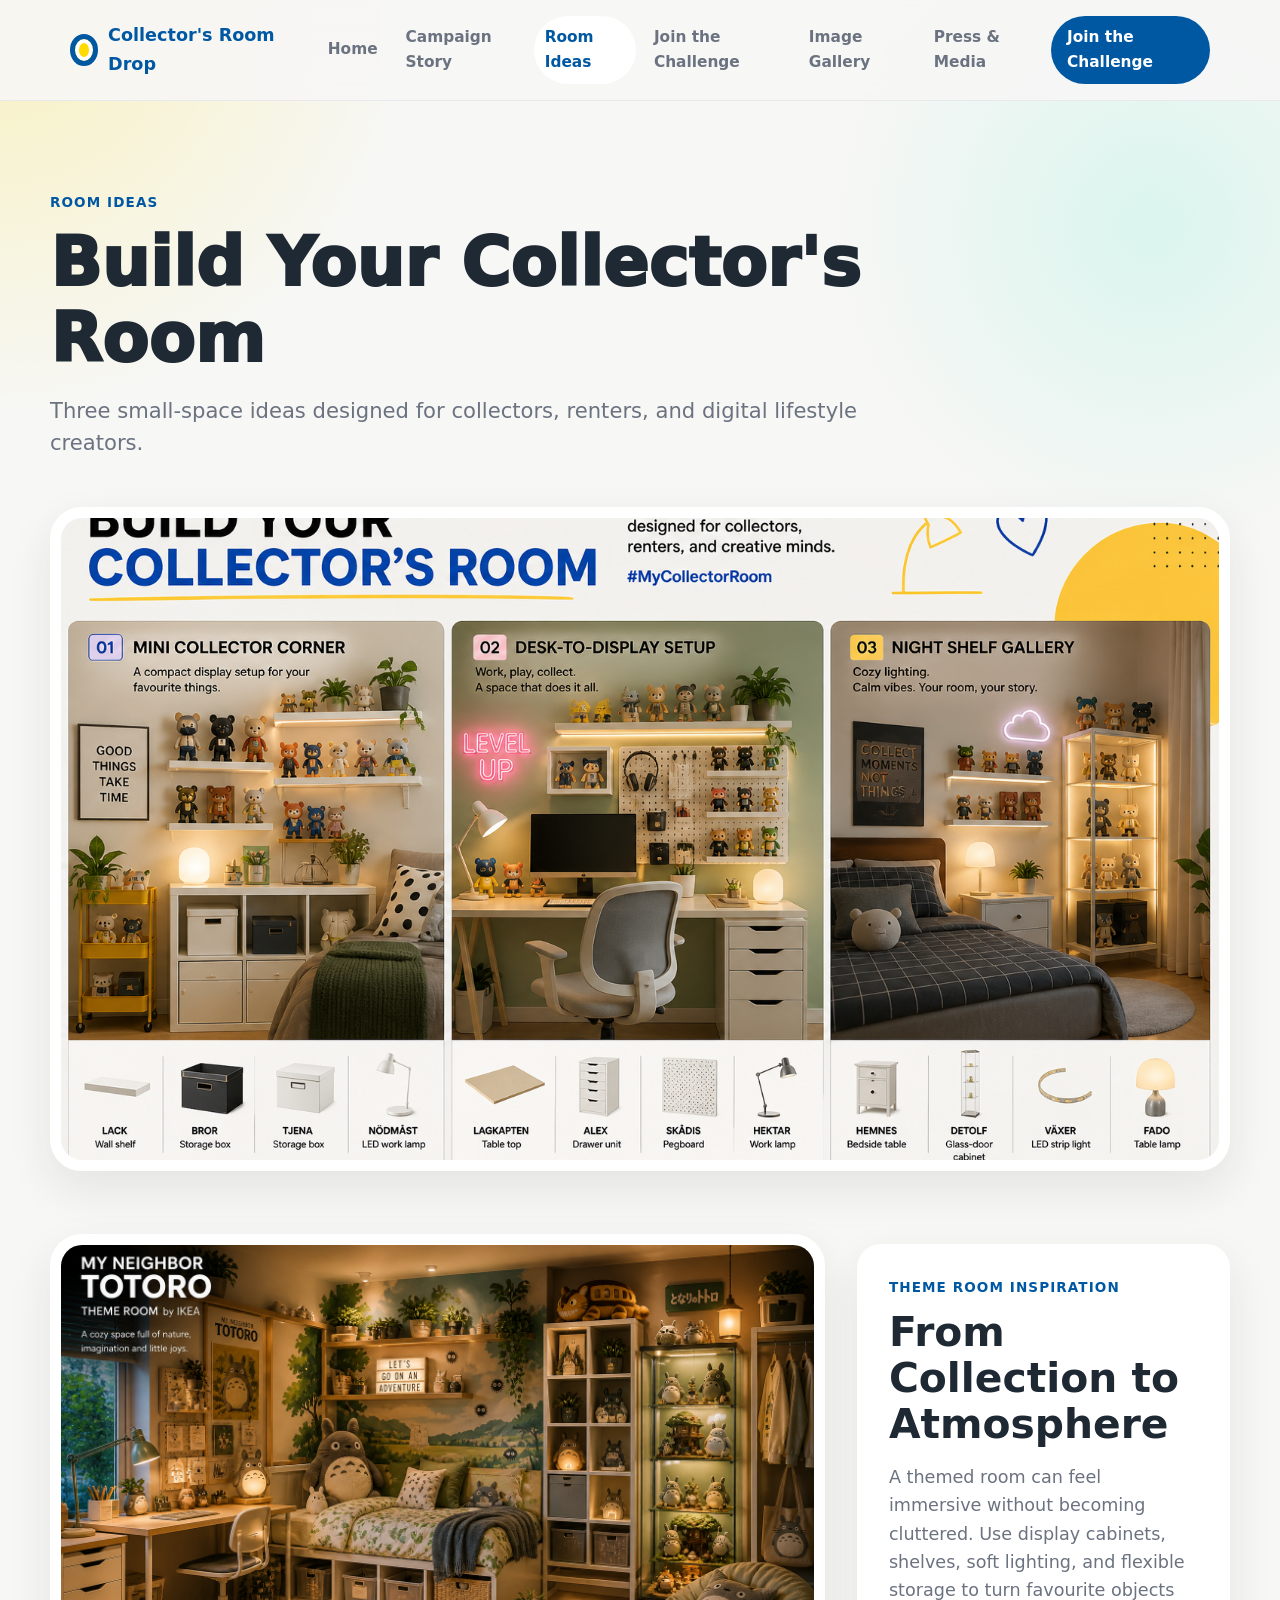
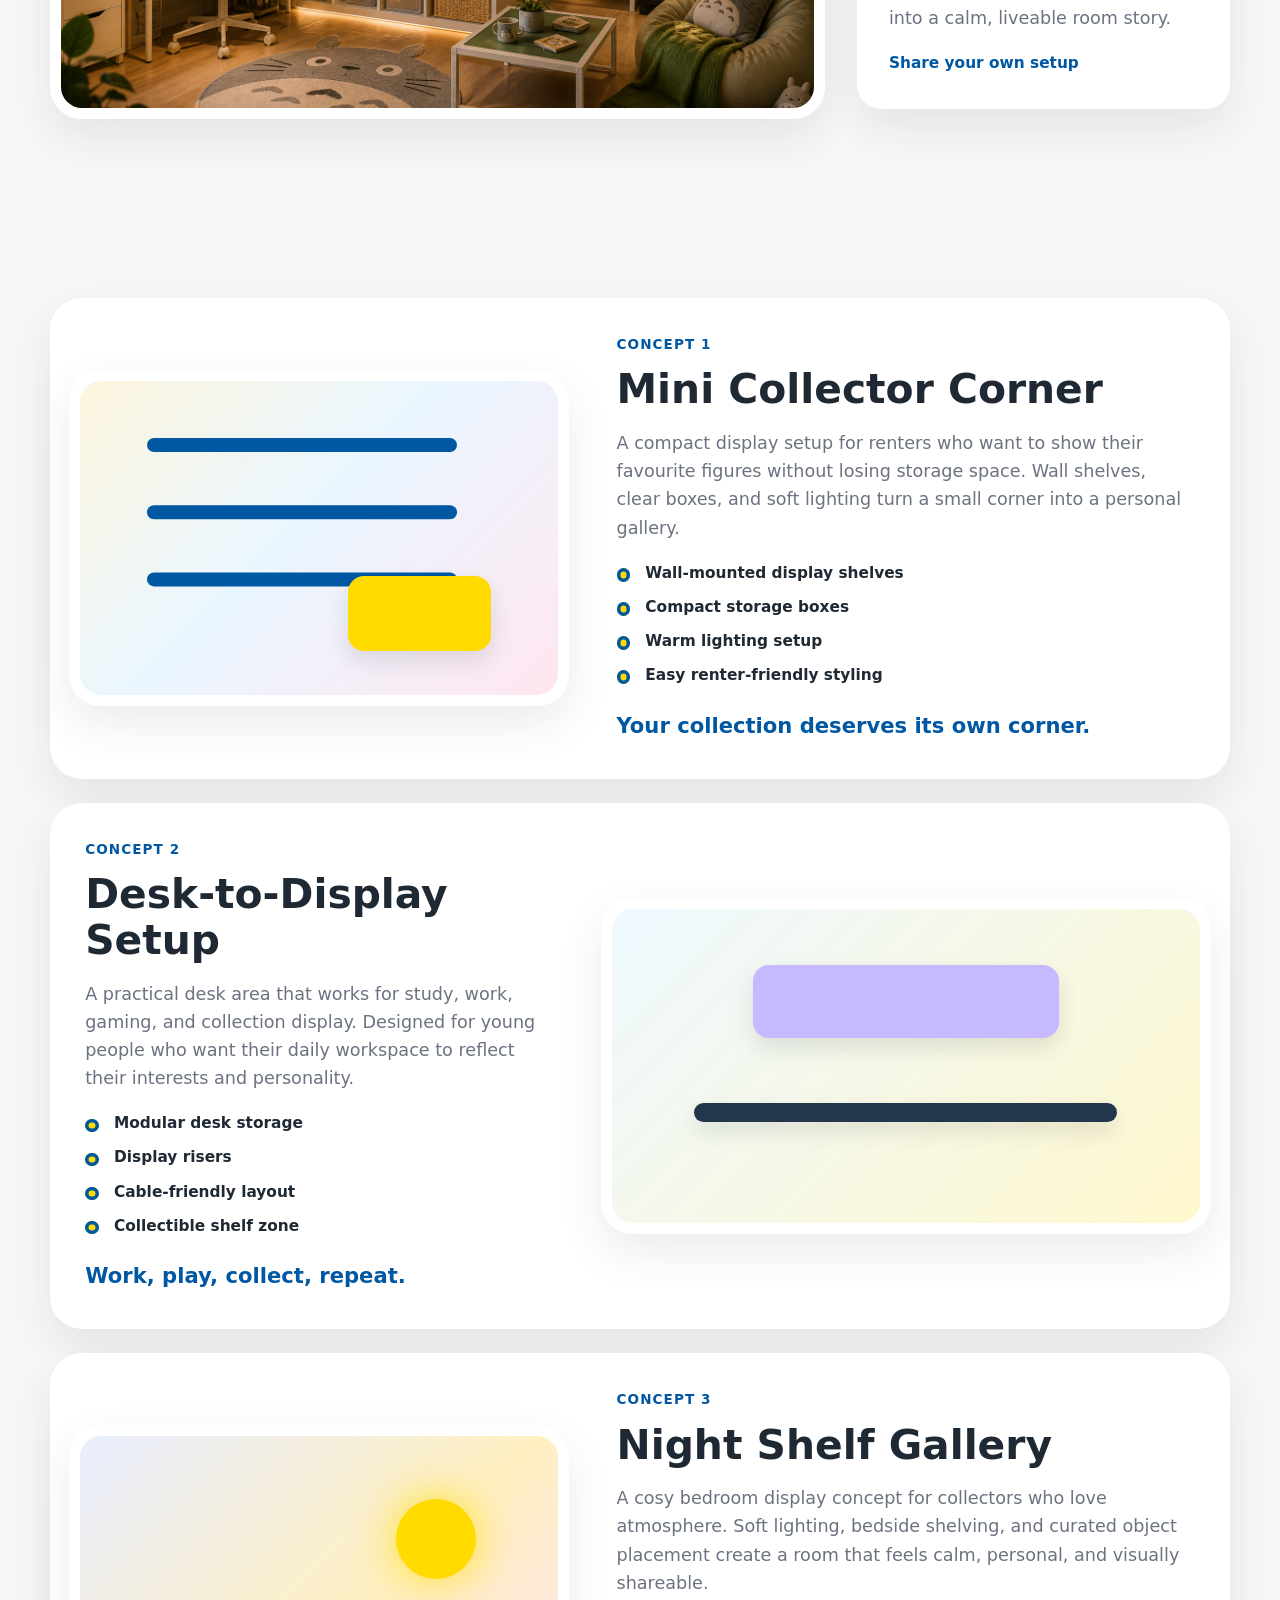
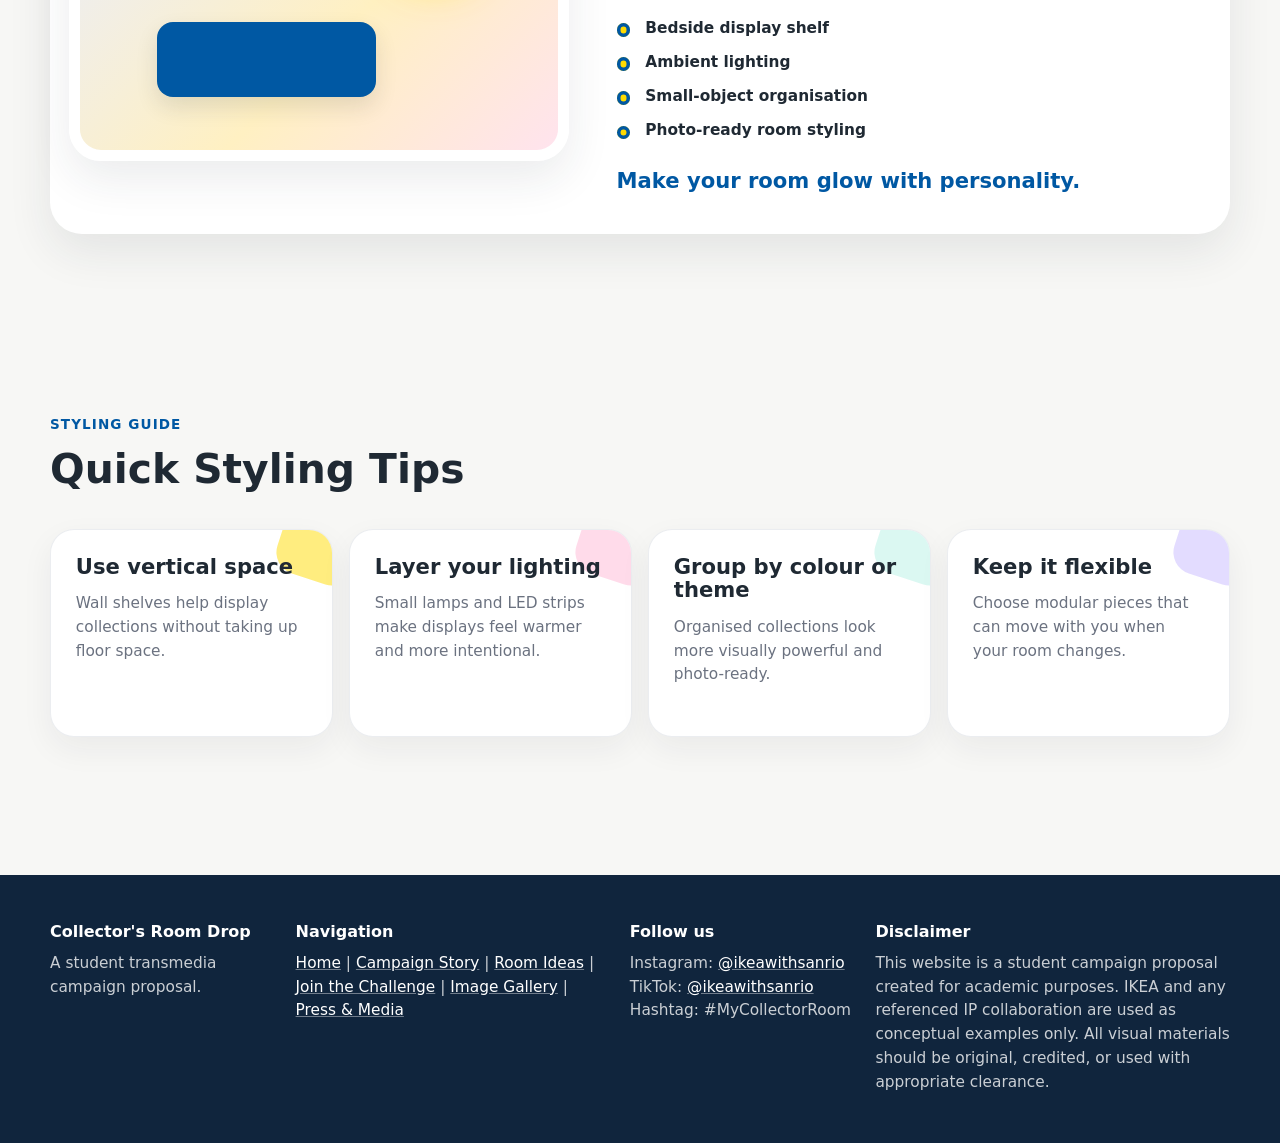
<file: room-ideas.html>
<!DOCTYPE html>
<html lang="en">
<head>
  <meta charset="UTF-8">
  <meta name="viewport" content="width=device-width, initial-scale=1.0">
  <meta name="description" content="Small-space collector room ideas for Collector's Room Drop.">
  <title>Room Ideas | Collector's Room Drop</title>
  <link rel="stylesheet" href="style.css">
</head>
<body>
  <a class="skip-link" href="#main">Skip to content</a>
  <header class="site-header">
    <nav class="nav" aria-label="Main navigation">
      <a class="logo" href="index.html"><span class="logo-mark" aria-hidden="true"></span>Collector's Room Drop</a>
      <button class="nav-toggle" type="button" aria-expanded="false" aria-controls="nav-menu"><span class="sr-only">Open navigation menu</span><span></span><span></span><span></span></button>
      <div class="nav-menu" id="nav-menu">
        <a href="index.html" data-page="index">Home</a>
        <a href="campaign.html" data-page="campaign">Campaign Story</a>
        <a href="room-ideas.html" data-page="room-ideas">Room Ideas</a>
        <a href="challenge.html" data-page="challenge">Join the Challenge</a>
        <a href="gallery.html" data-page="gallery">Image Gallery</a>
        <a href="press.html" data-page="press">Press & Media</a>
        <a class="nav-cta" href="challenge.html">Join the Challenge</a>
      </div>
    </nav>
  </header>

  <main id="main">
    <section class="page-header section">
      <p class="eyebrow">Room Ideas</p>
      <h1>Build Your Collector's Room</h1>
      <p>Three small-space ideas designed for collectors, renters, and digital lifestyle creators.</p>
    </section>

    <section class="section room-ideas-showcase" aria-label="Room ideas campaign overview image">
      <img src="assets/room-ideas-overview.png" alt="Room Ideas campaign overview showing mini collector corner, desk-to-display setup, and night shelf gallery concepts">
    </section>

    <section class="section inspiration-feature">
      <div class="inspiration-image">
        <img src="assets/totoro-theme-room.png" alt="Theme room inspiration showing a cosy collector bedroom with modular storage, display cabinets, plants, and warm lighting">
      </div>
      <div class="inspiration-copy">
        <p class="eyebrow">Theme Room Inspiration</p>
        <h2>From Collection to Atmosphere</h2>
        <p>A themed room can feel immersive without becoming cluttered. Use display cabinets, shelves, soft lighting, and flexible storage to turn favourite objects into a calm, liveable room story.</p>
        <a class="text-link" href="challenge.html">Share your own setup</a>
      </div>
    </section>

    <section class="section room-list" aria-label="Room concept cards">
      <article class="room-card">
        <div class="room-visual visual-corner" role="img" aria-label="Mini collector corner with wall shelves, storage boxes, and warm lighting"></div>
        <div>
          <p class="eyebrow">Concept 1</p>
          <h2>Mini Collector Corner</h2>
          <p>A compact display setup for renters who want to show their favourite figures without losing storage space. Wall shelves, clear boxes, and soft lighting turn a small corner into a personal gallery.</p>
          <ul class="check-list">
            <li>Wall-mounted display shelves</li>
            <li>Compact storage boxes</li>
            <li>Warm lighting setup</li>
            <li>Easy renter-friendly styling</li>
          </ul>
          <p class="tagline">Your collection deserves its own corner.</p>
        </div>
      </article>

      <article class="room-card">
        <div class="room-visual visual-desk" role="img" aria-label="Desk-to-display setup with modular desk storage, display risers, and collectible shelf zone"></div>
        <div>
          <p class="eyebrow">Concept 2</p>
          <h2>Desk-to-Display Setup</h2>
          <p>A practical desk area that works for study, work, gaming, and collection display. Designed for young people who want their daily workspace to reflect their interests and personality.</p>
          <ul class="check-list">
            <li>Modular desk storage</li>
            <li>Display risers</li>
            <li>Cable-friendly layout</li>
            <li>Collectible shelf zone</li>
          </ul>
          <p class="tagline">Work, play, collect, repeat.</p>
        </div>
      </article>

      <article class="room-card">
        <div class="room-visual visual-night" role="img" aria-label="Cosy night shelf gallery with bedside display shelf and ambient lighting"></div>
        <div>
          <p class="eyebrow">Concept 3</p>
          <h2>Night Shelf Gallery</h2>
          <p>A cosy bedroom display concept for collectors who love atmosphere. Soft lighting, bedside shelving, and curated object placement create a room that feels calm, personal, and visually shareable.</p>
          <ul class="check-list">
            <li>Bedside display shelf</li>
            <li>Ambient lighting</li>
            <li>Small-object organisation</li>
            <li>Photo-ready room styling</li>
          </ul>
          <p class="tagline">Make your room glow with personality.</p>
        </div>
      </article>
    </section>

    <section class="section">
      <div class="section-heading">
        <p class="eyebrow">Styling Guide</p>
        <h2>Quick Styling Tips</h2>
      </div>
      <div class="card-grid four">
        <article class="feature-card"><h3>Use vertical space</h3><p>Wall shelves help display collections without taking up floor space.</p></article>
        <article class="feature-card"><h3>Layer your lighting</h3><p>Small lamps and LED strips make displays feel warmer and more intentional.</p></article>
        <article class="feature-card"><h3>Group by colour or theme</h3><p>Organised collections look more visually powerful and photo-ready.</p></article>
        <article class="feature-card"><h3>Keep it flexible</h3><p>Choose modular pieces that can move with you when your room changes.</p></article>
      </div>
    </section>
  </main>

  <footer class="site-footer">
    <div><h2>Collector's Room Drop</h2><p>A student transmedia campaign proposal.</p></div>
    <div><h3>Navigation</h3><p><a href="index.html">Home</a> | <a href="campaign.html">Campaign Story</a> | <a href="room-ideas.html">Room Ideas</a> | <a href="challenge.html">Join the Challenge</a> | <a href="gallery.html">Image Gallery</a> | <a href="press.html">Press & Media</a></p></div>
    <div><h3>Follow us</h3><p>Instagram: <a href="https://www.instagram.com/ikeawithsanrio?igsh=OWN6eTk1Y3lyYzN0&utm_source=qr" target="_blank" rel="noopener">@ikeawithsanrio</a><br>TikTok: <a href="https://www.tiktok.com/@ikeawithsanrio" target="_blank" rel="noopener">@ikeawithsanrio</a><br>Hashtag: #MyCollectorRoom</p></div>
    <div><h3>Disclaimer</h3><p>This website is a student campaign proposal created for academic purposes. IKEA and any referenced IP collaboration are used as conceptual examples only. All visual materials should be original, credited, or used with appropriate clearance.</p></div>
  </footer>
  <script src="script.js"></script>
</body>
</html>
</file>
<file: style.css>
:root {
  --blue: #0058A3;
  --blue-dark: #003F78;
  --yellow: #FFDB00;
  --yellow-soft: #FFF2A6;
  --soft-bg: #F7F7F5;
  --text: #1F2933;
  --muted: #6B7280;
  --card: #FFFFFF;
  --line: #E5E7EB;
  --accent-pink: #FFB7D5;
  --accent-purple: #C7B9FF;
  --accent-mint: #B8F2E6;
  --accent-peach: #FFD7B5;
  --shadow: 0 18px 45px rgba(31, 41, 51, 0.09);
  --radius: 24px;
  --max-width: 1180px;
  --measure: 66ch;
  --step--1: clamp(0.88rem, 0.84rem + 0.15vw, 0.96rem);
  --step-0: clamp(1rem, 0.96rem + 0.18vw, 1.1rem);
  --step-1: clamp(1.14rem, 1.06rem + 0.35vw, 1.32rem);
  --step-2: clamp(1.35rem, 1.18rem + 0.75vw, 1.75rem);
  --step-3: clamp(1.75rem, 1.42rem + 1.45vw, 2.55rem);
  --step-4: clamp(2.35rem, 1.65rem + 3.2vw, 4.25rem);
}

* {
  box-sizing: border-box;
}

html {
  scroll-behavior: smooth;
}

body {
  margin: 0;
  background:
    radial-gradient(circle at top left, rgba(255, 219, 0, 0.22), transparent 26rem),
    radial-gradient(circle at 90% 14rem, rgba(184, 242, 230, 0.45), transparent 20rem),
    var(--soft-bg);
  color: var(--text);
  font-family: Inter, ui-sans-serif, system-ui, -apple-system, BlinkMacSystemFont, "Segoe UI", sans-serif;
  font-size: var(--step-0);
  line-height: 1.65;
  text-rendering: optimizeLegibility;
}

body.nav-open {
  overflow: hidden;
}

a {
  color: inherit;
}

img {
  display: block;
  max-width: 100%;
}

.skip-link {
  position: absolute;
  left: 1rem;
  top: -4rem;
  z-index: 100;
  padding: 0.7rem 1rem;
  border-radius: 999px;
  background: var(--blue);
  color: #fff;
  transition: top 0.2s ease;
}

.skip-link:focus {
  top: 1rem;
}

.sr-only {
  position: absolute;
  width: 1px;
  height: 1px;
  padding: 0;
  margin: -1px;
  overflow: hidden;
  clip: rect(0, 0, 0, 0);
  white-space: nowrap;
  border: 0;
}

.site-header {
  position: sticky;
  top: 0;
  z-index: 50;
  background: rgba(247, 247, 245, 0.9);
  border-bottom: 1px solid rgba(229, 231, 235, 0.8);
  backdrop-filter: blur(16px);
}

.nav {
  display: flex;
  align-items: center;
  justify-content: space-between;
  gap: 1.5rem;
  max-width: var(--max-width);
  margin: 0 auto;
  padding: 1rem 1.25rem;
}

.logo {
  display: inline-flex;
  align-items: center;
  gap: 0.6rem;
  color: var(--blue);
  font-weight: 850;
  letter-spacing: 0;
  text-decoration: none;
}

.logo-mark {
  width: 2rem;
  height: 2rem;
  border: 0.35rem solid var(--blue);
  border-radius: 50%;
  background: var(--yellow);
  box-shadow: inset 0 0 0 0.25rem #fff;
}

.nav-menu {
  display: flex;
  align-items: center;
  gap: 0.45rem;
}

.nav-menu a {
  border-radius: 999px;
  color: var(--muted);
  font-size: var(--step--1);
  font-weight: 750;
  padding: 0.55rem 0.65rem;
  text-decoration: none;
  transition: background 0.2s ease, color 0.2s ease, transform 0.2s ease;
}

.nav-menu a:hover,
.nav-menu a:focus-visible,
.nav-menu a.active {
  background: #fff;
  color: var(--blue);
  outline: none;
}

.nav-menu .nav-cta {
  background: var(--blue);
  color: #fff;
  padding-inline: 1rem;
}

.nav-menu .nav-cta:hover,
.nav-menu .nav-cta:focus-visible {
  background: var(--blue-dark);
  color: #fff;
  transform: translateY(-1px);
}

.nav-toggle {
  display: none;
  width: 2.8rem;
  height: 2.8rem;
  border: 0;
  border-radius: 999px;
  background: var(--blue);
  cursor: pointer;
}

.nav-toggle span:not(.sr-only) {
  display: block;
  width: 1.2rem;
  height: 2px;
  margin: 0.27rem auto;
  border-radius: 999px;
  background: #fff;
}

.section {
  width: min(100% - 2rem, var(--max-width));
  margin: 0 auto;
  padding: clamp(3.75rem, 7vw, 5.8rem) 0;
}

.hero {
  display: grid;
  grid-template-columns: minmax(0, 1fr) minmax(22rem, 0.9fr);
  align-items: center;
  gap: 3rem;
  min-height: calc(100vh - 5rem);
}

.eyebrow {
  margin: 0 0 0.75rem;
  color: var(--blue);
  font-size: clamp(0.76rem, 0.72rem + 0.16vw, 0.86rem);
  font-weight: 850;
  letter-spacing: 0.08em;
  text-transform: uppercase;
}

h1,
h2,
h3 {
  margin: 0;
  color: var(--text);
  line-height: 1.12;
  letter-spacing: 0;
}

h1 {
  max-width: 15ch;
  font-size: var(--step-4);
  font-weight: 920;
}

h2 {
  font-size: var(--step-3);
  font-weight: 900;
}

h3 {
  font-size: var(--step-1);
  font-weight: 850;
}

p {
  margin: 0;
}

.hero-copy > p:not(.eyebrow) {
  max-width: var(--measure);
  margin-top: 1.1rem;
  color: var(--muted);
  font-size: var(--step-0);
}

.hero-subtitle {
  color: var(--blue) !important;
  font-size: var(--step-2) !important;
  line-height: 1.22;
  font-weight: 850;
}

.button-row {
  display: flex;
  flex-wrap: wrap;
  gap: 0.85rem;
  margin-top: 2rem;
}

.button {
  display: inline-flex;
  align-items: center;
  justify-content: center;
  min-height: 2.9rem;
  border: 2px solid transparent;
  border-radius: 999px;
  font-size: var(--step--1);
  font-weight: 850;
  padding: 0.8rem 1.2rem;
  text-decoration: none;
  transition: transform 0.2s ease, box-shadow 0.2s ease, background 0.2s ease;
}

.button:hover,
.button:focus-visible {
  transform: translateY(-2px);
  outline: none;
  box-shadow: 0 12px 22px rgba(0, 88, 163, 0.16);
}

.button-primary {
  background: var(--blue);
  color: #fff;
}

.button-secondary {
  background: var(--yellow);
  color: #1b1b1b;
}

.hero-room,
.room-visual {
  position: relative;
  overflow: hidden;
  border: 0.7rem solid #fff;
  border-radius: 2rem;
  background: linear-gradient(135deg, #fdf5de 0%, #eaf6ff 46%, #ffe6f0 100%);
  box-shadow: var(--shadow);
}

.brand-lockup {
  display: inline-flex;
  align-items: center;
  gap: 0.7rem;
  margin-bottom: 1.1rem;
}

.ikea-badge,
.ip-badge {
  display: inline-flex;
  align-items: center;
  justify-content: center;
  min-width: 4.9rem;
  min-height: 2.3rem;
  font-weight: 950;
  letter-spacing: 0;
}

.ikea-badge {
  border: 0.25rem solid var(--blue);
  border-radius: 50%;
  background: var(--yellow);
  color: var(--blue);
  box-shadow: 0 8px 18px rgba(0, 88, 163, 0.12);
}

.ikea-badge.small {
  min-width: 3.7rem;
  min-height: 1.8rem;
  border-width: 0.2rem;
  font-size: 0.78rem;
}

.ip-badge {
  border: 0.18rem solid var(--blue);
  border-radius: 999px;
  background: #fff;
  color: var(--blue);
}

.brand-x {
  color: var(--blue);
  font-size: 1.5rem;
  font-weight: 800;
}

.hero-image-card {
  position: relative;
  overflow: hidden;
  border: 0.7rem solid #fff;
  border-radius: 2rem;
  background: #fff;
  box-shadow: var(--shadow);
}

.hero-image-card img {
  width: 100%;
  height: min(38rem, 68vh);
  object-fit: cover;
  object-position: left center;
}

.hero-image-caption {
  position: absolute;
  left: 1rem;
  right: 1rem;
  bottom: 1rem;
  display: flex;
  flex-wrap: wrap;
  justify-content: space-between;
  gap: 0.6rem;
  border-radius: 999px;
  background: rgba(0, 88, 163, 0.9);
  color: #fff;
  font-size: 0.9rem;
  font-weight: 850;
  padding: 0.75rem 1rem;
  backdrop-filter: blur(10px);
}

.brand-strip {
  display: grid;
  grid-template-columns: repeat(4, minmax(0, 1fr));
  gap: 1px;
  overflow: hidden;
  width: min(100% - 2rem, var(--max-width));
  margin: -2.2rem auto 1rem;
  border-radius: var(--radius);
  background: var(--blue);
  box-shadow: var(--shadow);
}

.brand-strip-item {
  display: flex;
  align-items: center;
  justify-content: center;
  gap: 0.7rem;
  min-height: 5.2rem;
  background: var(--blue);
  color: #fff;
  font-size: 0.94rem;
  padding: 1rem;
  text-align: center;
}

.brand-strip-item:nth-child(even) {
  background: var(--blue-dark);
}

.brand-strip-item strong {
  line-height: 1.2;
}

.hero-room {
  min-height: 34rem;
}

.room-wall {
  position: absolute;
  inset: 1.2rem;
  border-radius: 1.4rem;
  background:
    linear-gradient(90deg, rgba(255, 255, 255, 0.35) 1px, transparent 1px),
    linear-gradient(180deg, rgba(255, 255, 255, 0.35) 1px, transparent 1px),
    linear-gradient(180deg, rgba(255, 255, 255, 0.54), rgba(255, 255, 255, 0.18));
  background-size: 42px 42px, 42px 42px, auto;
}

.poster,
.shelf,
.lamp,
.plant,
.desk,
.storage {
  position: absolute;
}

.poster {
  top: 2.4rem;
  width: 4.2rem;
  height: 5.3rem;
  border-radius: 1rem;
  box-shadow: 0 10px 18px rgba(31, 41, 51, 0.12);
}

.poster-blue {
  left: 2.2rem;
  background: var(--blue);
}

.poster-pink {
  left: 7.1rem;
  background: var(--accent-pink);
}

.shelf {
  left: 46%;
  width: 38%;
  height: 0.85rem;
  border-radius: 999px;
  background: var(--blue);
}

.shelf-one {
  top: 5.6rem;
}

.shelf-two {
  top: 12.4rem;
  width: 30%;
}

.shelf i {
  position: relative;
  display: inline-block;
  top: -2rem;
  width: 1.7rem;
  height: 1.7rem;
  margin-right: 0.8rem;
  border-radius: 0.55rem;
  background: var(--yellow);
  box-shadow: 0 8px 15px rgba(31, 41, 51, 0.13);
}

.shelf i:nth-child(2) {
  height: 2.3rem;
  background: var(--accent-purple);
}

.shelf i:nth-child(3) {
  border-radius: 50%;
  background: var(--accent-mint);
}

.lamp {
  right: 2.5rem;
  bottom: 8.2rem;
  width: 4.7rem;
  height: 4.7rem;
  border-radius: 50% 50% 45% 45%;
  background: radial-gradient(circle, #fff 5%, var(--yellow) 58%, #f7b900 100%);
  box-shadow: 0 0 40px rgba(255, 219, 0, 0.7);
}

.lamp::after {
  content: "";
  position: absolute;
  left: 2.1rem;
  top: 4.6rem;
  width: 0.5rem;
  height: 5.2rem;
  border-radius: 999px;
  background: var(--blue);
}

.plant {
  left: 3rem;
  bottom: 7rem;
  width: 4rem;
  height: 6rem;
  border-radius: 50% 50% 0.8rem 0.8rem;
  background: linear-gradient(140deg, var(--accent-mint), #44c7a8);
}

.plant::after {
  content: "";
  position: absolute;
  left: 0.8rem;
  bottom: -2rem;
  width: 2.5rem;
  height: 2.3rem;
  border-radius: 0.5rem;
  background: var(--accent-peach);
}

.desk {
  left: 20%;
  bottom: 4.3rem;
  width: 47%;
  height: 1rem;
  border-radius: 999px;
  background: #28384a;
}

.desk::before,
.desk::after {
  content: "";
  position: absolute;
  top: 0.8rem;
  width: 0.8rem;
  height: 4rem;
  border-radius: 999px;
  background: #28384a;
}

.desk::before {
  left: 1rem;
}

.desk::after {
  right: 1rem;
}

.storage {
  bottom: 1rem;
  width: 6.2rem;
  height: 5.4rem;
  border-radius: 1rem;
  background: #fff;
  box-shadow: 0 12px 22px rgba(31, 41, 51, 0.12);
}

.storage-left {
  left: 22%;
}

.storage-right {
  left: calc(22% + 7rem);
  background: var(--yellow-soft);
}

.section-heading {
  max-width: var(--measure);
  margin-bottom: clamp(1.5rem, 3vw, 2.25rem);
}

.section-heading p:not(.eyebrow),
.split-section > p,
.split-section div p:not(.eyebrow) {
  margin-top: 1rem;
  color: var(--muted);
  font-size: var(--step-0);
}

.card-grid {
  display: grid;
  gap: 1rem;
}

.card-grid.two {
  grid-template-columns: repeat(2, minmax(0, 1fr));
}

.card-grid.three {
  grid-template-columns: repeat(3, minmax(0, 1fr));
}

.card-grid.four {
  grid-template-columns: repeat(4, minmax(0, 1fr));
}

.feature-card,
.link-card,
.social-card,
.step-card {
  position: relative;
  overflow: hidden;
  min-height: 13rem;
  border: 1px solid rgba(229, 231, 235, 0.75);
  border-radius: var(--radius);
  background: var(--card);
  box-shadow: 0 12px 32px rgba(31, 41, 51, 0.06);
  padding: clamp(1.15rem, 2.2vw, 1.55rem);
  transition: transform 0.25s ease, box-shadow 0.25s ease, border-color 0.25s ease;
}

.feature-card:hover,
.link-card:hover,
.social-card:hover,
.step-card:hover,
.room-card:hover,
.visual-tile:hover,
.visual-feature:hover {
  transform: translateY(-4px);
  box-shadow: 0 22px 42px rgba(31, 41, 51, 0.12);
}

.feature-card::after,
.link-card::after,
.step-card::after {
  content: "";
  position: absolute;
  right: -1.8rem;
  top: -1.8rem;
  width: 5rem;
  height: 5rem;
  border-radius: 1.4rem;
  background: var(--yellow);
  opacity: 0.5;
  transform: rotate(18deg);
}

.feature-card:nth-child(2)::after,
.link-card:nth-child(2)::after,
.step-card:nth-child(2)::after {
  background: var(--accent-pink);
}

.feature-card:nth-child(3)::after,
.link-card:nth-child(3)::after,
.step-card:nth-child(3)::after {
  background: var(--accent-mint);
}

.feature-card:nth-child(4)::after,
.step-card:nth-child(4)::after {
  background: var(--accent-purple);
}

.feature-card h3,
.link-card h3,
.social-card h3,
.step-card h3 {
  position: relative;
  z-index: 1;
}

.feature-card p,
.link-card p,
.social-card p,
.step-card p {
  position: relative;
  z-index: 1;
  margin-top: 0.85rem;
  color: var(--muted);
  font-size: var(--step--1);
  line-height: 1.55;
}

.card-icon,
.step-card span {
  display: inline-flex;
  align-items: center;
  justify-content: center;
  width: 2.5rem;
  height: 2.5rem;
  margin-bottom: 1.1rem;
  border-radius: 50%;
  background: var(--blue);
  color: #fff;
  font-size: 0.82rem;
  font-weight: 900;
}

.text-link {
  display: inline-flex;
  margin-top: 1.2rem;
  color: var(--blue);
  font-size: var(--step--1);
  font-weight: 850;
  text-decoration: none;
}

.text-link:hover,
.text-link:focus-visible {
  text-decoration: underline;
  outline: none;
}

.social-section {
  position: relative;
}

.social-card {
  display: grid;
  grid-template-columns: minmax(0, 1fr) 10rem;
  align-items: center;
  gap: 1rem;
  min-height: 16rem;
  border: 0;
  color: #172033;
}

.social-copy {
  min-width: 0;
}

.qr-link {
  position: relative;
  z-index: 1;
  display: block;
  overflow: hidden;
  border: 0.45rem solid #fff;
  border-radius: 1.2rem;
  background: #fff;
  box-shadow: 0 14px 25px rgba(31, 41, 51, 0.13);
  transition: transform 0.2s ease, box-shadow 0.2s ease;
}

.qr-link:hover,
.qr-link:focus-visible {
  transform: translateY(-2px);
  box-shadow: 0 18px 30px rgba(31, 41, 51, 0.18);
  outline: none;
}

.qr-link img {
  width: 100%;
  aspect-ratio: 1 / 1;
  object-fit: cover;
}

.instagram-card {
  background: linear-gradient(135deg, #fff, #ffe8f1 45%, #e9e2ff);
}

.tiktok-card {
  background: linear-gradient(135deg, #fff, #e0fbf6 45%, #fff3a8);
}

.platform {
  display: inline-flex;
  width: fit-content;
  border-radius: 999px;
  background: #fff;
  color: var(--blue) !important;
  font-size: 0.78rem;
  font-weight: 850;
  padding: 0.3rem 0.75rem;
}

.cta-line {
  margin-top: 1.4rem;
  color: var(--blue);
  font-size: var(--step-1);
  font-weight: 850;
  text-align: center;
}

.drop-board {
  padding-top: 3rem;
}

.drop-board-layout {
  display: grid;
  grid-template-columns: 17rem minmax(0, 1fr);
  gap: 1rem;
  align-items: stretch;
}

.prompt-list {
  display: grid;
  align-content: start;
  gap: 0.75rem;
}

.prompt-chip {
  border: 1px solid rgba(0, 88, 163, 0.18);
  border-radius: 999px;
  background: #fff;
  color: var(--blue);
  cursor: pointer;
  font: inherit;
  font-size: var(--step--1);
  font-weight: 850;
  padding: 0.85rem 1rem;
  text-align: left;
  transition: background 0.2s ease, color 0.2s ease, transform 0.2s ease, box-shadow 0.2s ease;
}

.prompt-chip:hover,
.prompt-chip:focus-visible,
.prompt-chip.active {
  background: var(--blue);
  color: #fff;
  outline: none;
  transform: translateX(0.25rem);
  box-shadow: 0 12px 24px rgba(0, 88, 163, 0.16);
}

.live-card {
  display: grid;
  grid-template-columns: minmax(16rem, 0.9fr) minmax(0, 1.1fr);
  gap: 1rem;
  overflow: hidden;
  border-radius: calc(var(--radius) + 0.25rem);
  background: #fff;
  box-shadow: var(--shadow);
  padding: 1rem;
}

.live-card-image {
  min-height: 20rem;
  border-radius: var(--radius);
  background:
    linear-gradient(135deg, rgba(0, 88, 163, 0.72), rgba(255, 219, 0, 0.3)),
    url("assets/room-ideas-overview.png");
  background-position: center;
  background-size: cover;
  transition: opacity 0.25s ease, transform 0.25s ease;
}

.live-card-image.is-changing {
  opacity: 0.55;
  transform: scale(0.985);
}

.live-card-copy {
  display: flex;
  flex-direction: column;
  justify-content: center;
  padding: clamp(1rem, 3vw, 2rem);
}

.live-card-copy p:not(.platform) {
  margin-top: 1rem;
  color: var(--muted);
  font-size: var(--step-0);
}

.live-card-copy span {
  display: inline-flex;
  width: fit-content;
  margin-top: 1.4rem;
  border-radius: 999px;
  background: var(--yellow);
  color: var(--blue);
  font-size: var(--step--1);
  font-weight: 900;
  padding: 0.45rem 0.8rem;
}

.visual-showcase {
  padding-top: 3rem;
}

.visual-grid {
  display: grid;
  grid-template-columns: 1.3fr 0.8fr;
  gap: 1rem;
}

.visual-feature,
.visual-tile {
  overflow: hidden;
  border-radius: var(--radius);
  background: #fff;
  box-shadow: var(--shadow);
}

.visual-feature {
  display: grid;
  grid-row: span 3;
}

.visual-feature img {
  width: 100%;
  aspect-ratio: 16 / 10;
  object-fit: cover;
}

.visual-feature div {
  padding: 1.5rem;
}

.visual-feature p:not(.eyebrow),
.visual-tile p {
  margin-top: 0.8rem;
  color: var(--muted);
}

.visual-tile {
  position: relative;
  min-height: 12.5rem;
}

.visual-tile img {
  width: 100%;
  height: 100%;
  min-height: 12.5rem;
  object-fit: cover;
}

.visual-tile h3 {
  position: absolute;
  left: 0.85rem;
  bottom: 0.85rem;
  max-width: calc(100% - 1.7rem);
  border-radius: 999px;
  background: rgba(255, 255, 255, 0.92);
  color: var(--blue);
  font-size: var(--step--1);
  padding: 0.5rem 0.8rem;
  backdrop-filter: blur(8px);
}

.room-ideas-showcase {
  padding-top: 0;
  padding-bottom: 2rem;
}

.room-ideas-showcase img,
.inspiration-image img {
  width: 100%;
  border: 0.7rem solid #fff;
  border-radius: calc(var(--radius) + 0.5rem);
  box-shadow: var(--shadow);
}

.room-ideas-showcase img {
  aspect-ratio: 16 / 9;
  object-fit: cover;
  object-position: center;
}

.inspiration-feature {
  display: grid;
  grid-template-columns: minmax(0, 1.35fr) minmax(18rem, 0.65fr);
  gap: 2rem;
  align-items: center;
  padding-top: 2rem;
}

.inspiration-image img {
  aspect-ratio: 16 / 10;
  object-fit: cover;
  object-position: center;
}

.inspiration-copy {
  border-radius: var(--radius);
  background: #fff;
  box-shadow: var(--shadow);
  padding: clamp(1.35rem, 3vw, 2rem);
}

.inspiration-copy p:not(.eyebrow) {
  margin-top: 1rem;
  color: var(--muted);
  font-size: var(--step-0);
  line-height: 1.6;
}

.page-header {
  padding-bottom: 3rem;
}

.press-hero {
  position: relative;
  overflow: hidden;
  width: min(100% - 2rem, var(--max-width));
  margin-top: 2rem;
  border-radius: calc(var(--radius) + 0.6rem);
  background:
    linear-gradient(135deg, rgba(0, 88, 163, 0.95), rgba(0, 63, 120, 0.94)),
    radial-gradient(circle at 90% 10%, var(--yellow), transparent 18rem);
  box-shadow: var(--shadow);
  padding: clamp(3rem, 6vw, 5rem) clamp(1.2rem, 3vw, 2.25rem);
}

.press-hero::after {
  content: "MEDIA";
  position: absolute;
  right: -0.4rem;
  bottom: -1.4rem;
  color: rgba(255, 219, 0, 0.18);
  font-size: clamp(4.5rem, 13vw, 10rem);
  font-weight: 950;
  line-height: 0.75;
}

.press-hero h1,
.press-hero p,
.press-hero .eyebrow {
  position: relative;
  z-index: 1;
  color: #fff;
}

.press-hero .eyebrow {
  color: var(--yellow);
}

.page-header h1 {
  max-width: 18ch;
}

.page-header p:not(.eyebrow) {
  max-width: var(--measure);
  margin-top: 1.2rem;
  color: var(--muted);
  font-size: var(--step-1);
  line-height: 1.5;
}

.page-header .button {
  margin-top: 2rem;
}

.split-section {
  display: grid;
  grid-template-columns: 0.8fr 1.2fr;
  gap: 2rem;
  align-items: start;
  border-top: 1px solid var(--line);
}

.highlight-quote {
  margin: 1.6rem 0 0;
  border-left: 0.45rem solid var(--yellow);
  border-radius: 0 var(--radius) var(--radius) 0;
  background: #fff;
  box-shadow: var(--shadow);
  color: var(--blue);
  font-size: var(--step-2);
  font-weight: 900;
  line-height: 1.25;
  padding: 1.6rem;
}

.highlight-quote.large {
  margin-top: 0;
  text-align: center;
}

.press-snapshot {
  padding-top: 4rem;
}

.snapshot-grid {
  display: grid;
  grid-template-columns: repeat(3, minmax(0, 1fr));
  gap: 1rem;
}

.snapshot-grid article,
.contact-grid article {
  border: 1px solid rgba(229, 231, 235, 0.8);
  border-radius: var(--radius);
  background: #fff;
  box-shadow: 0 12px 32px rgba(31, 41, 51, 0.06);
  padding: 1.35rem;
}

.snapshot-grid span,
.contact-grid span,
.deliverable-card span {
  display: block;
  color: var(--blue);
  font-size: 0.74rem;
  font-weight: 900;
  letter-spacing: 0.08em;
  text-transform: uppercase;
}

.snapshot-grid strong,
.contact-grid strong {
  display: block;
  margin-top: 0.45rem;
  color: var(--text);
  font-size: var(--step-0);
  line-height: 1.35;
}

.snapshot-message {
  grid-column: span 2;
  background: linear-gradient(135deg, var(--yellow), #fff5b8) !important;
}

.snapshot-message strong {
  color: var(--blue);
  font-size: var(--step-2);
  font-weight: 950;
}

.press-story {
  position: relative;
  display: grid;
  grid-template-columns: 0.9fr 1.1fr;
  gap: 2rem;
  align-items: start;
  border-top: 1px solid var(--line);
}

.press-art-word {
  position: absolute;
  right: 0;
  top: 2.2rem;
  z-index: -1;
  color: rgba(0, 88, 163, 0.06);
  font-size: clamp(5rem, 14vw, 11rem);
  font-weight: 950;
  line-height: 1;
}

.press-copy-stack {
  display: grid;
  gap: 1rem;
}

.press-copy-stack p,
.insight-band p,
.media-angle p {
  color: var(--muted);
  font-size: var(--step-0);
  line-height: 1.65;
}

.insight-band {
  display: grid;
  grid-template-columns: 0.85fr 1.15fr;
  gap: 2rem;
  border-radius: calc(var(--radius) + 0.4rem);
  background:
    linear-gradient(135deg, rgba(255, 255, 255, 0.96), rgba(255, 242, 166, 0.8)),
    radial-gradient(circle at top right, rgba(255, 183, 213, 0.45), transparent 18rem);
  box-shadow: var(--shadow);
  padding: 2rem;
}

.deliverable-card span {
  margin-bottom: 1rem;
}

.media-angle {
  overflow: hidden;
  border-radius: calc(var(--radius) + 0.6rem);
  background: #10253d;
  color: #fff;
  box-shadow: var(--shadow);
  padding: 3rem 2rem;
}

.media-angle .eyebrow {
  color: var(--yellow);
}

.media-angle blockquote {
  max-width: 52rem;
  margin: 0;
  color: #fff;
  font-size: clamp(1.9rem, 4vw, 3.6rem);
  font-weight: 950;
  line-height: 1.08;
}

.media-angle p {
  max-width: 52rem;
  margin-top: 1.4rem;
  color: rgba(255, 255, 255, 0.78);
}

.journey {
  display: grid;
  grid-template-columns: repeat(4, minmax(0, 1fr));
  gap: 1rem;
  margin: 0;
  padding: 0;
  list-style: none;
  counter-reset: journey;
}

.journey li {
  position: relative;
  min-height: 13rem;
  border-radius: var(--radius);
  background: var(--blue);
  color: #fff;
  padding: 1.5rem;
  counter-increment: journey;
}

.journey li::before {
  content: counter(journey);
  display: inline-flex;
  align-items: center;
  justify-content: center;
  width: 2.5rem;
  height: 2.5rem;
  margin-bottom: 1rem;
  border-radius: 50%;
  background: var(--yellow);
  color: #111827;
  font-weight: 900;
}

.journey span {
  display: block;
  font-size: var(--step-1);
  font-weight: 900;
}

.journey p {
  margin-top: 0.7rem;
  color: rgba(255, 255, 255, 0.82);
  font-size: var(--step--1);
  line-height: 1.55;
}

.room-list {
  display: grid;
  gap: 1.5rem;
}

.room-card {
  display: grid;
  grid-template-columns: minmax(18rem, 0.9fr) minmax(0, 1.1fr);
  gap: 2rem;
  align-items: center;
  border-radius: calc(var(--radius) + 0.5rem);
  background: #fff;
  box-shadow: var(--shadow);
  padding: 1.2rem;
}

.room-card:nth-child(even) .room-visual {
  order: 2;
}

.room-card > div:not(.room-visual) {
  padding: 1rem;
}

.room-card p:not(.eyebrow):not(.tagline),
.press-kit p {
  margin-top: 1rem;
  color: var(--muted);
  font-size: var(--step-0);
  line-height: 1.6;
}

.room-visual {
  min-height: 21rem;
}

.room-visual::before,
.room-visual::after {
  content: "";
  position: absolute;
  border-radius: 1rem;
  box-shadow: 0 10px 22px rgba(31, 41, 51, 0.12);
}

.visual-corner::before {
  left: 14%;
  top: 18%;
  width: 65%;
  height: 0.9rem;
  background: var(--blue);
  box-shadow: 0 4.2rem 0 var(--blue), 0 8.4rem 0 var(--blue);
}

.visual-corner::after {
  right: 14%;
  bottom: 14%;
  width: 30%;
  height: 24%;
  background: var(--yellow);
}

.visual-desk {
  background: linear-gradient(135deg, #eef8ff, #fff8ce);
}

.visual-desk::before {
  left: 14%;
  bottom: 32%;
  width: 72%;
  height: 1.2rem;
  background: #24364b;
}

.visual-desk::after {
  left: 24%;
  top: 18%;
  width: 52%;
  height: 23%;
  background: var(--accent-purple);
}

.visual-night {
  background: linear-gradient(135deg, #e8edff, #fff0c2 58%, #ffe3ee);
}

.visual-night::before {
  left: 16%;
  bottom: 17%;
  width: 46%;
  height: 24%;
  background: var(--blue);
}

.visual-night::after {
  right: 17%;
  top: 20%;
  width: 5rem;
  height: 5rem;
  border-radius: 50%;
  background: var(--yellow);
  box-shadow: 0 0 45px rgba(255, 219, 0, 0.85);
}

.check-list {
  display: grid;
  gap: 0.55rem;
  margin: 1.2rem 0 0;
  padding: 0;
  list-style: none;
}

.check-list li {
  position: relative;
  padding-left: 1.8rem;
  color: var(--text);
  font-size: var(--step--1);
  font-weight: 720;
}

.check-list li::before {
  content: "";
  position: absolute;
  left: 0;
  top: 0.45rem;
  width: 0.85rem;
  height: 0.85rem;
  border-radius: 50%;
  background: var(--yellow);
  box-shadow: inset 0 0 0 0.22rem var(--blue);
}

.tagline {
  margin-top: 1.25rem;
  color: var(--blue);
  font-size: var(--step-1);
  font-weight: 900;
}

.privacy-note,
.press-kit {
  border-radius: calc(var(--radius) + 0.25rem);
  background: linear-gradient(135deg, #fff, #fff7cf);
  box-shadow: var(--shadow);
  padding: 2rem;
}

.privacy-note p {
  margin-top: 1rem;
  color: var(--muted);
  max-width: var(--measure);
  font-size: var(--step-0);
}

.press-kit {
  display: flex;
  align-items: center;
  justify-content: space-between;
  gap: 1.5rem;
}

.press-kit small {
  display: block;
  margin-top: 0.7rem;
  color: var(--blue);
  font-weight: 800;
}

.contact-panel {
  display: grid;
  grid-template-columns: 0.7fr 1.3fr;
  gap: 2rem;
  border-top: 1px solid var(--line);
}

.contact-grid {
  display: grid;
  gap: 1rem;
}

.contact-grid a {
  color: var(--blue);
}

.press-kit-hero {
  display: grid;
  grid-template-columns: minmax(0, 0.9fr) minmax(20rem, 1.1fr);
  gap: 2rem;
  align-items: center;
}

.press-kit-hero-copy {
  border-radius: calc(var(--radius) + 0.5rem);
  background: #10253d;
  color: #fff;
  box-shadow: var(--shadow);
  padding: clamp(1.5rem, 4vw, 3rem);
}

.press-kit-hero-copy h1,
.press-kit-hero-copy p {
  color: #fff;
}

.press-kit-hero-copy .eyebrow {
  color: var(--yellow);
}

.press-kit-hero-copy p:not(.eyebrow) {
  max-width: var(--measure);
  margin-top: 1.2rem;
  color: rgba(255, 255, 255, 0.8);
}

.press-kit-hero-image img,
.gallery-feature img,
.gallery-item img {
  width: 100%;
  object-fit: cover;
}

.press-kit-hero-image img {
  aspect-ratio: 4 / 3;
  border: 0.7rem solid #fff;
  border-radius: calc(var(--radius) + 0.5rem);
  box-shadow: var(--shadow);
}

.press-doc-summary {
  display: grid;
  grid-template-columns: repeat(3, minmax(0, 1fr));
  gap: 1rem;
  padding-top: 2rem;
}

.press-doc-summary article,
.matrix-card,
.collection-line,
.quote-release {
  border-radius: var(--radius);
  background: #fff;
  box-shadow: var(--shadow);
  padding: clamp(1.25rem, 2.8vw, 2rem);
}

.press-doc-summary span,
.hashtag-strip span,
.gallery-item span {
  color: var(--blue);
  font-size: 0.76rem;
  font-weight: 900;
  letter-spacing: 0.08em;
  text-transform: uppercase;
}

.press-doc-summary h2 {
  margin-top: 0.55rem;
  font-size: var(--step-2);
}

.press-doc-summary p,
.press-doc-copy p,
.audience-matrix p,
.collection-line li,
.quote-release p,
.gallery-feature p {
  color: var(--muted);
  font-size: var(--step-0);
  line-height: 1.62;
}

.press-doc-section,
.audience-matrix,
.collection-line {
  display: grid;
  grid-template-columns: 0.78fr 1.22fr;
  gap: 2rem;
  align-items: start;
  border-top: 1px solid var(--line);
}

.press-doc-copy {
  display: grid;
  gap: 1rem;
}

.objective-panel {
  border-radius: calc(var(--radius) + 0.45rem);
  background: linear-gradient(135deg, rgba(255, 255, 255, 0.96), rgba(255, 242, 166, 0.72));
  box-shadow: var(--shadow);
  padding: clamp(2rem, 5vw, 3rem);
}

.objective-grid {
  display: grid;
  grid-template-columns: repeat(5, minmax(0, 1fr));
  gap: 0.8rem;
}

.objective-grid article {
  display: flex;
  align-items: center;
  min-height: 8rem;
  border-radius: 1.2rem;
  background: #fff;
  color: var(--blue);
  font-weight: 900;
  line-height: 1.25;
  padding: 1rem;
}

.matrix-card {
  display: grid;
  grid-template-columns: repeat(2, minmax(0, 1fr));
  gap: 1rem;
}

.matrix-card strong,
.matrix-card span {
  display: block;
}

.matrix-card strong {
  color: var(--blue);
  font-size: var(--step-1);
}

.matrix-card span {
  margin-top: 0.8rem;
  border-top: 1px solid var(--line);
  color: var(--muted);
  padding-top: 0.8rem;
}

.segment-grid {
  display: grid;
  grid-template-columns: repeat(3, minmax(0, 1fr));
  gap: 1rem;
}

.segment-grid article {
  overflow: hidden;
  border-radius: var(--radius);
  background: #fff;
  box-shadow: var(--shadow);
}

.segment-grid img {
  width: 100%;
  aspect-ratio: 4 / 3;
  object-fit: cover;
}

.segment-grid div {
  padding: 1.25rem;
}

.segment-grid p {
  margin-top: 0.65rem;
  color: var(--muted);
  font-size: var(--step--1);
}

.hashtag-strip {
  display: flex;
  flex-wrap: wrap;
  gap: 0.75rem;
  margin-top: 1rem;
}

.hashtag-strip span {
  border-radius: 999px;
  background: var(--yellow);
  padding: 0.5rem 0.75rem;
}

.collection-line ul {
  display: grid;
  grid-template-columns: repeat(3, minmax(0, 1fr));
  gap: 0.7rem;
  margin: 0;
  padding: 0;
  list-style: none;
}

.collection-line li {
  border-radius: 1rem;
  background: var(--soft-bg);
  color: var(--text);
  font-weight: 750;
  padding: 0.8rem 1rem;
}

.quote-release {
  background: #10253d;
  color: #fff;
}

.quote-release .eyebrow {
  color: var(--yellow);
}

.quote-release blockquote {
  max-width: 56rem;
  margin: 0;
  color: #fff;
  font-size: clamp(1.9rem, 4vw, 3.3rem);
  font-weight: 950;
  line-height: 1.1;
}

.quote-release p {
  max-width: var(--measure);
  margin-top: 1.2rem;
  color: rgba(255, 255, 255, 0.78);
}

.gallery-hero {
  border-bottom: 1px solid var(--line);
}

.gallery-feature {
  display: grid;
  grid-template-columns: minmax(0, 1.15fr) minmax(18rem, 0.85fr);
  gap: 2rem;
  align-items: center;
}

.gallery-feature img {
  aspect-ratio: 16 / 10;
  border: 0.7rem solid #fff;
  border-radius: calc(var(--radius) + 0.5rem);
  box-shadow: var(--shadow);
}

.gallery-feature p:not(.eyebrow) {
  margin-top: 1rem;
}

.gallery-masonry {
  columns: 3 18rem;
  column-gap: 1rem;
  padding-top: 2rem;
}

.gallery-item {
  position: relative;
  display: inline-block;
  overflow: hidden;
  width: 100%;
  margin: 0 0 1rem;
  break-inside: avoid;
  border-radius: var(--radius);
  background: #fff;
  box-shadow: var(--shadow);
}

.gallery-item img {
  display: block;
  min-height: 16rem;
}

.gallery-item.wide img {
  aspect-ratio: 16 / 10;
}

.gallery-item.tall img {
  aspect-ratio: 4 / 5;
}

.gallery-item:not(.wide):not(.tall) img {
  aspect-ratio: 1 / 1;
}

.gallery-item div {
  position: absolute;
  left: 0.8rem;
  right: 0.8rem;
  bottom: 0.8rem;
  border-radius: 1rem;
  background: rgba(255, 255, 255, 0.92);
  padding: 0.85rem;
  backdrop-filter: blur(10px);
}

.gallery-item h3 {
  margin-top: 0.2rem;
  color: var(--text);
  font-size: var(--step-0);
}

.site-footer {
  display: grid;
  grid-template-columns: 1fr 1.4fr 1fr 1.6fr;
  gap: 1.5rem;
  margin-top: 3rem;
  padding: 3rem max(1rem, calc((100vw - var(--max-width)) / 2));
  background: #10253d;
  color: #fff;
}

.site-footer h2,
.site-footer h3 {
  color: #fff;
  font-size: 1rem;
}

.site-footer p {
  margin-top: 0.7rem;
  color: rgba(255, 255, 255, 0.78);
  font-size: var(--step--1);
  line-height: 1.55;
}

.site-footer a {
  color: #fff;
  text-decoration-color: rgba(255, 255, 255, 0.4);
}

.site-footer a:hover,
.site-footer a:focus-visible {
  text-decoration-color: #fff;
}

.reveal {
  opacity: 0;
  transform: translateY(1.25rem);
  transition: opacity 0.7s ease, transform 0.7s ease;
}

.reveal.is-visible {
  opacity: 1;
  transform: translateY(0);
}

.reveal.is-visible.feature-card:hover,
.reveal.is-visible.link-card:hover,
.reveal.is-visible.social-card:hover,
.reveal.is-visible.step-card:hover,
.reveal.is-visible.room-card:hover,
.reveal.is-visible.visual-tile:hover,
.reveal.is-visible.visual-feature:hover {
  transform: translateY(-4px);
}

.hero-image-card,
.room-ideas-showcase img {
  animation: floatIn 0.8s ease both;
}

.brand-strip-item,
.card-grid > *,
.journey > * {
  animation: softPop 0.5s ease both;
}

.brand-strip-item:nth-child(2),
.card-grid > *:nth-child(2),
.journey > *:nth-child(2) {
  animation-delay: 0.07s;
}

.brand-strip-item:nth-child(3),
.card-grid > *:nth-child(3),
.journey > *:nth-child(3) {
  animation-delay: 0.14s;
}

.brand-strip-item:nth-child(4),
.card-grid > *:nth-child(4),
.journey > *:nth-child(4) {
  animation-delay: 0.21s;
}

@keyframes floatIn {
  from {
    opacity: 0;
    transform: translateY(1rem) scale(0.985);
  }
  to {
    opacity: 1;
    transform: translateY(0) scale(1);
  }
}

@keyframes softPop {
  from {
    opacity: 0;
    transform: translateY(0.6rem);
  }
  to {
    opacity: 1;
    transform: translateY(0);
  }
}

@media (max-width: 1000px) {
  .hero,
  .split-section,
  .press-story,
  .insight-band,
  .contact-panel,
  .inspiration-feature,
  .press-kit-hero,
  .press-doc-section,
  .audience-matrix,
  .collection-line,
  .gallery-feature,
  .room-card {
    grid-template-columns: 1fr;
  }

  .hero {
    min-height: auto;
    padding-top: 4rem;
  }

  .room-card:nth-child(even) .room-visual {
    order: 0;
  }

  .brand-strip,
  .snapshot-grid,
  .press-doc-summary,
  .objective-grid,
  .segment-grid,
  .card-grid.three,
  .card-grid.four,
  .journey,
  .site-footer {
    grid-template-columns: repeat(2, minmax(0, 1fr));
  }

  .visual-grid {
    grid-template-columns: 1fr;
  }

  .objective-grid {
    grid-template-columns: repeat(2, minmax(0, 1fr));
  }

  .drop-board-layout,
  .live-card {
    grid-template-columns: 1fr;
  }

  .visual-feature {
    grid-row: auto;
  }
}

@media (max-width: 780px) {
  .nav-toggle {
    display: block;
  }

  .nav-menu {
    position: fixed;
    inset: 4.7rem 1rem auto 1rem;
    display: grid;
    gap: 0.35rem;
    border: 1px solid var(--line);
    border-radius: var(--radius);
    background: rgba(255, 255, 255, 0.98);
    box-shadow: var(--shadow);
    padding: 1rem;
    opacity: 0;
    pointer-events: none;
    transform: translateY(-0.75rem);
    transition: opacity 0.2s ease, transform 0.2s ease;
  }

  .nav-menu.open {
    opacity: 1;
    pointer-events: auto;
    transform: translateY(0);
  }

  .nav-menu a {
    font-size: 1rem;
    padding: 0.85rem 1rem;
  }

  .section {
    width: min(100% - 1.2rem, var(--max-width));
    padding: 3rem 0;
  }

  .brand-strip {
    width: min(100% - 1.2rem, var(--max-width));
    margin-top: -1rem;
    grid-template-columns: 1fr;
  }

  .hero-room {
    min-height: 26rem;
  }

  .hero-image-card img {
    height: auto;
    aspect-ratio: 4 / 5;
  }

  .card-grid.two,
  .card-grid.three,
  .card-grid.four,
  .press-doc-summary,
  .segment-grid,
  .journey,
  .site-footer {
    grid-template-columns: 1fr;
  }

  .press-kit {
    align-items: flex-start;
    flex-direction: column;
  }

  .press-hero {
    width: min(100% - 1.2rem, var(--max-width));
    padding: 3rem 1.2rem;
  }

  .press-hero::after {
    font-size: clamp(4rem, 22vw, 7rem);
  }

  .snapshot-message {
    grid-column: auto;
  }

  .social-card {
    grid-template-columns: 1fr;
  }

  .qr-link {
    max-width: 13rem;
  }

  .prompt-list {
    display: flex;
    overflow-x: auto;
    padding-bottom: 0.25rem;
    scroll-snap-type: x proximity;
  }

  .prompt-chip {
    flex: 0 0 auto;
    scroll-snap-align: start;
  }

  .matrix-card,
  .collection-line ul,
  .objective-grid {
    grid-template-columns: 1fr;
  }

  .gallery-masonry {
    columns: 2 16rem;
  }
}

@media (max-width: 520px) {
  .logo {
    max-width: 14rem;
    font-size: 0.95rem;
  }

  h1 {
    font-size: clamp(2.35rem, 12vw, 3.35rem);
    line-height: 1.08;
  }

  h2 {
    font-size: clamp(1.65rem, 8vw, 2.2rem);
  }

  h3 {
    font-size: 1.1rem;
  }

  .page-header p:not(.eyebrow),
  .hero-copy > p:not(.eyebrow) {
    font-size: 1rem;
    line-height: 1.58;
  }

  .button-row,
  .button {
    width: 100%;
  }

  .hero-room,
  .room-visual,
  .room-ideas-showcase img,
  .inspiration-image img {
    border-width: 0.45rem;
    border-radius: 1.4rem;
  }

  .hero-room {
    min-height: 21rem;
  }

  .brand-lockup {
    flex-wrap: wrap;
  }

  .hero-image-card {
    border-width: 0.45rem;
    border-radius: 1.4rem;
  }

  .hero-image-caption {
    position: static;
    border-radius: 0;
  }

  .poster {
    width: 3.2rem;
    height: 4rem;
  }

  .shelf {
    left: 35%;
    width: 50%;
  }

  .site-footer {
    padding-inline: 1rem;
  }

  .gallery-masonry {
    columns: 1;
  }

  .press-kit-hero-image img,
  .gallery-feature img {
    border-width: 0.45rem;
    border-radius: 1.4rem;
  }
}

@media (prefers-reduced-motion: reduce) {
  html {
    scroll-behavior: auto;
  }

  *,
  *::before,
  *::after {
    animation-duration: 0.001ms !important;
    animation-iteration-count: 1 !important;
    scroll-behavior: auto !important;
    transition-duration: 0.001ms !important;
  }

  .reveal {
    opacity: 1;
    transform: none;
  }
}
</file>
